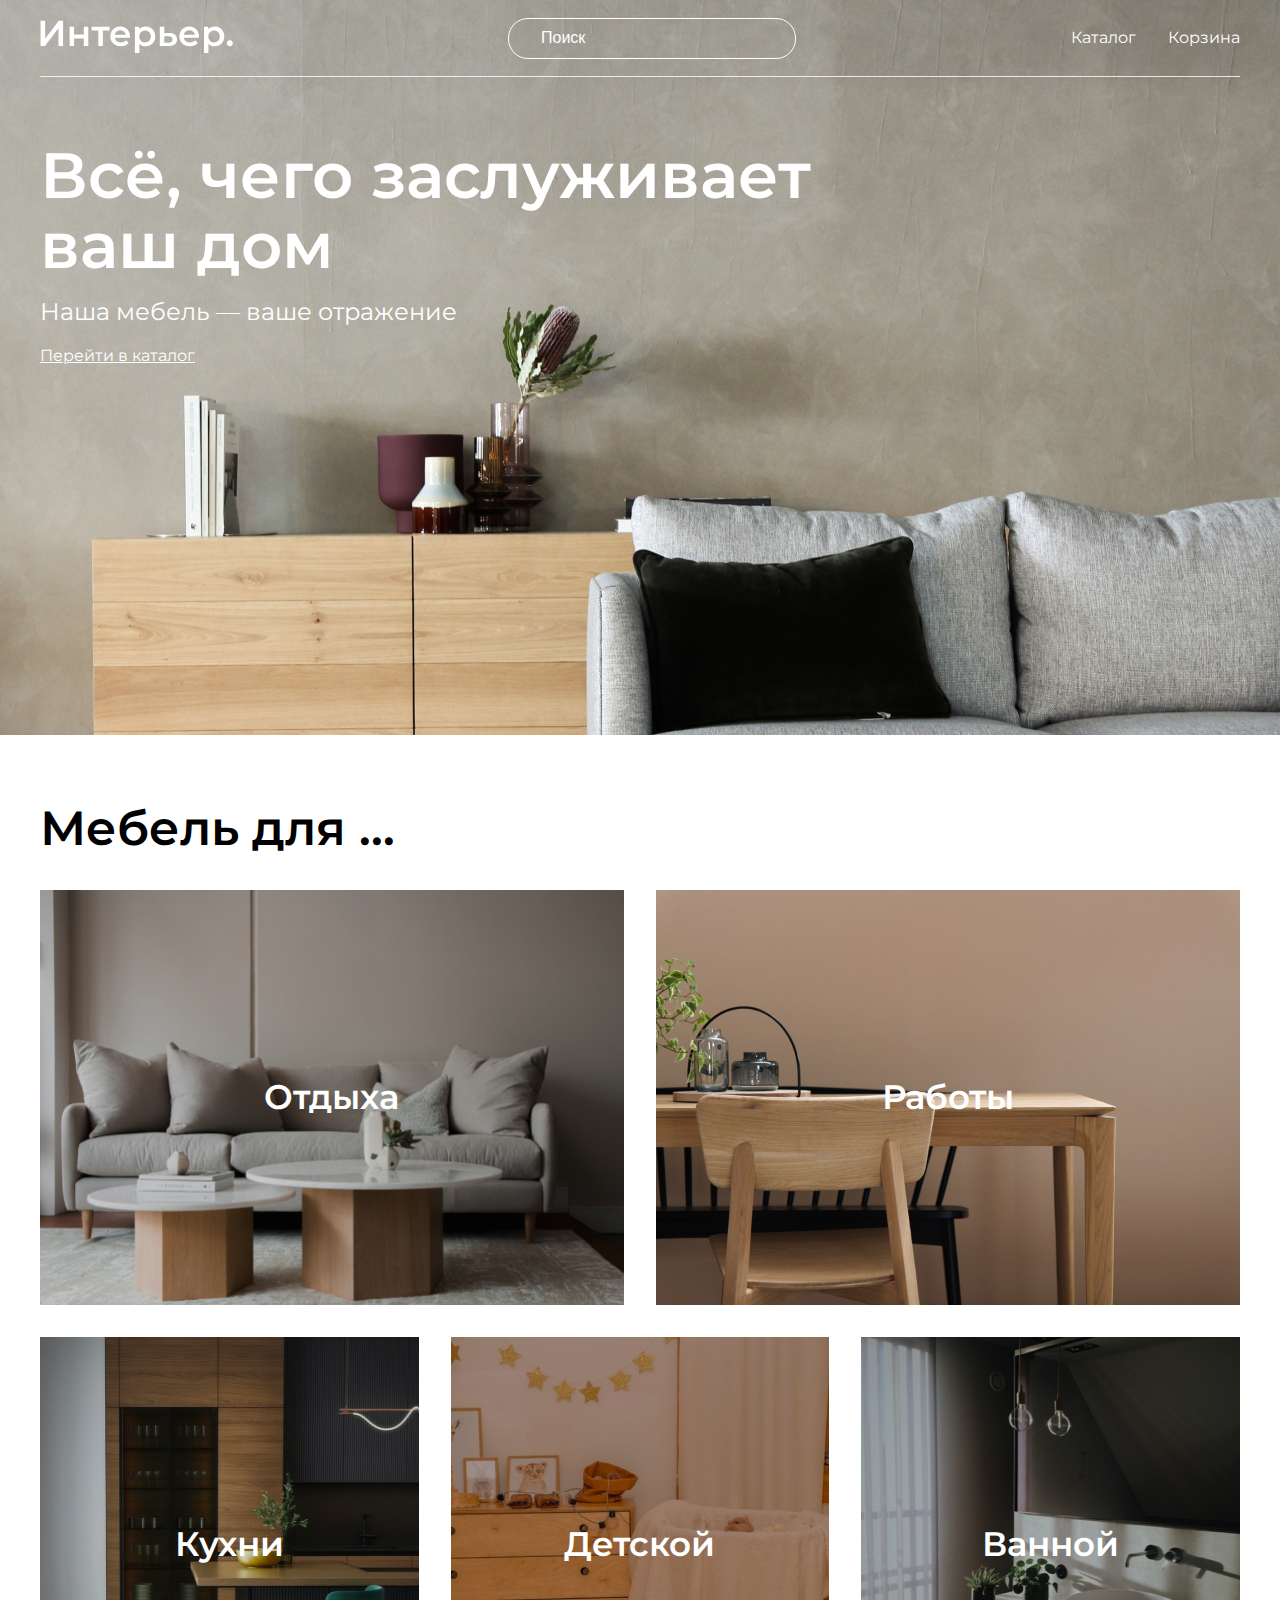
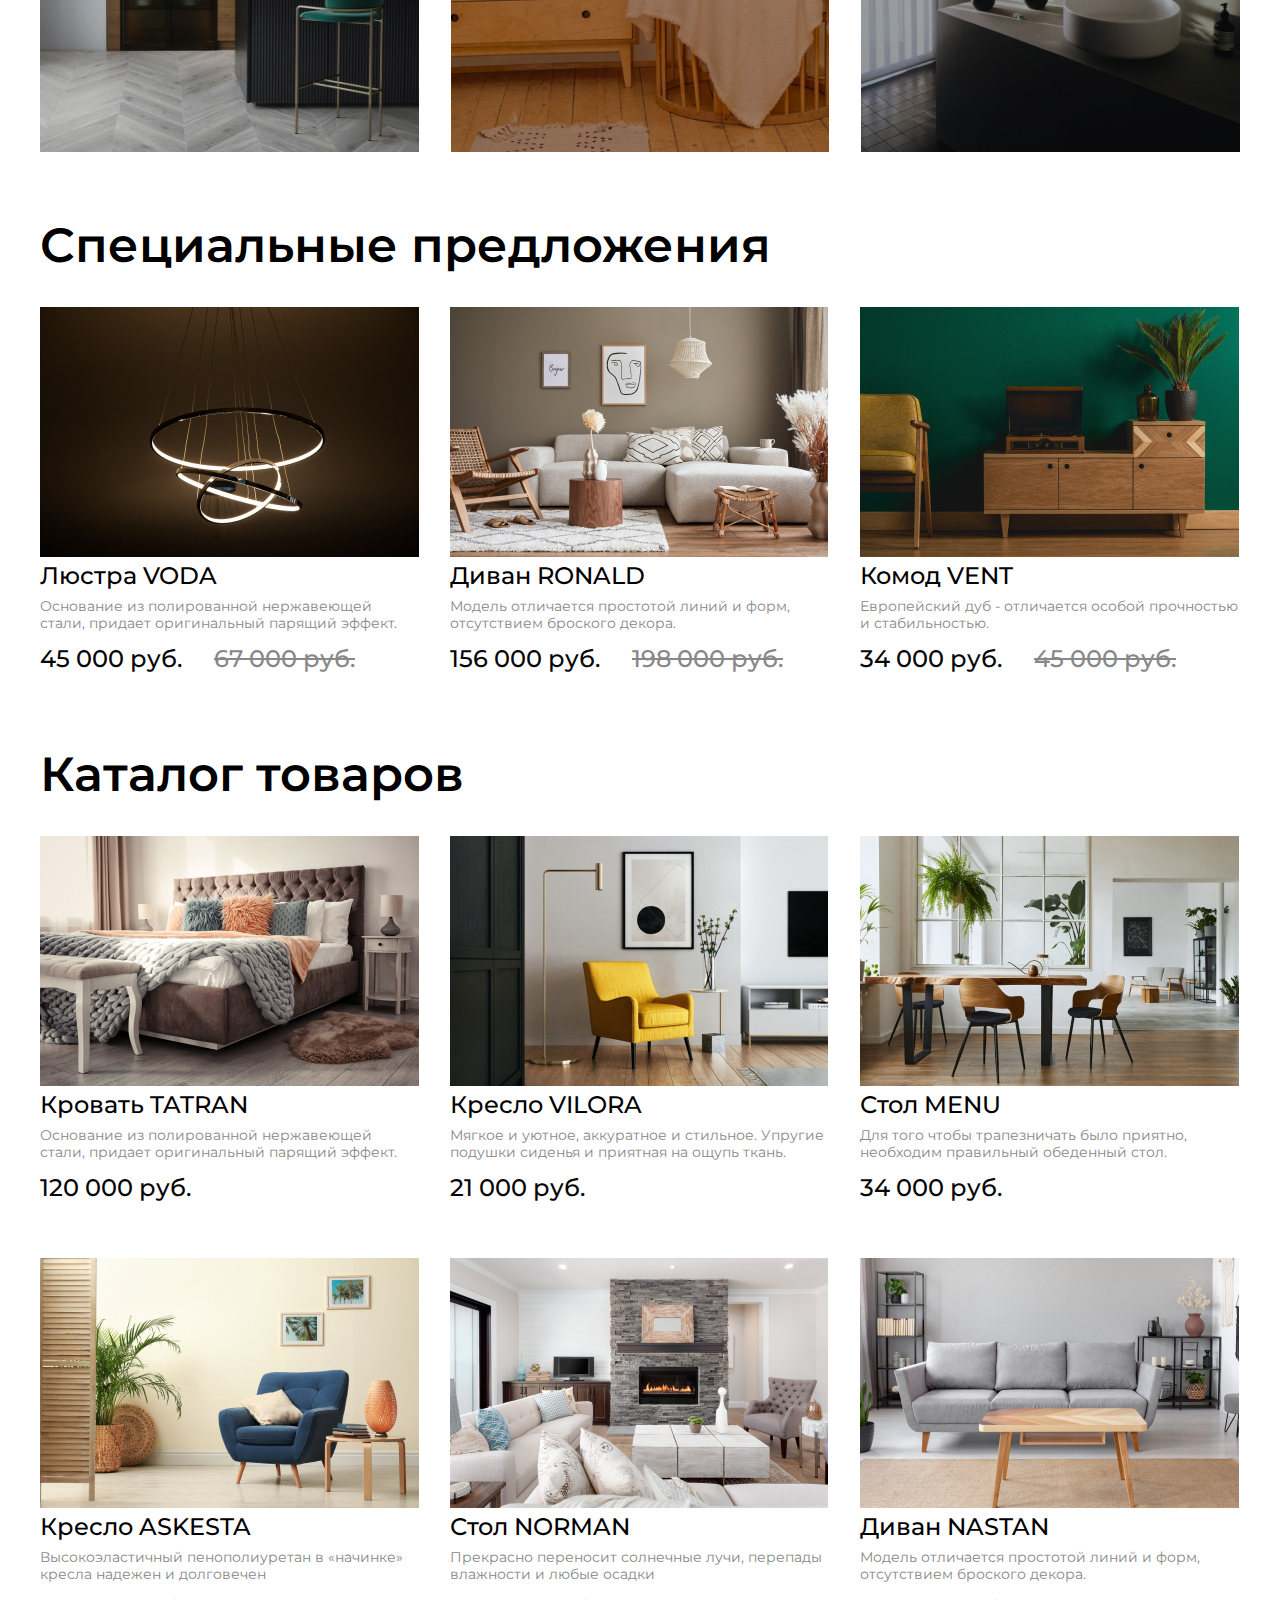
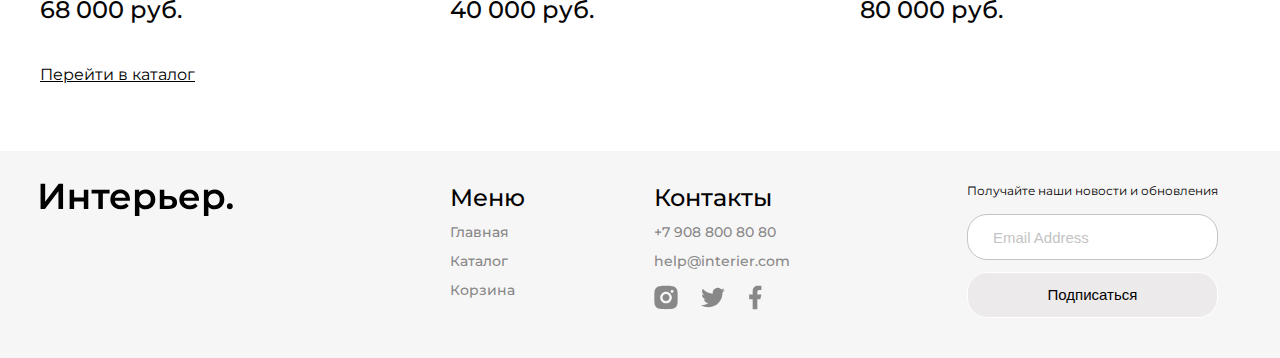
<file: index.html>
<!DOCTYPE html>
<html lang="ru">

<head>
    <meta charset="UTF-8">
    <meta http-equiv="X-UA-Compatible" content="IE=edge">
    <meta name="viewport" content="width=device-width, initial-scale=1.0">
    <link rel="stylesheet" href="./css/styleMain.css">
    <title>Тот самый интернет магазин!</title>
</head>

<body>
    <div class="introduction center">
        <header class="header">
            <a href="index.html"><img src="img/logo.svg" alt="#"></a>
            <input type="text" placeholder="Поиск">
            <nav class="menu">
                <a class="menu__link _link" href="catalogue.html">Каталог</a>
                <a class="menu__link _link" href="basket.html">Корзина</a>
            </nav>
            <nav class="menu-mob">
                <a class="menu__link-mob _link-mob" href="#"><svg width="17" height="16" viewBox="0 0 17 16" fill="none"
                        xmlns="http://www.w3.org/2000/svg">
                        <path
                            d="M14.5069 15.0085L14.5069 15.0085C14.5897 15.0914 14.6881 15.1571 14.7963 15.2019C14.9046 15.2468 15.0206 15.2698 15.1377 15.2698C15.2549 15.2698 15.3709 15.2468 15.4791 15.2019C15.5873 15.1571 15.6857 15.0914 15.7685 15.0085C15.8514 14.9257 15.9171 14.8274 15.9619 14.7191C16.0068 14.6109 16.0298 14.4949 16.0298 14.3777C16.0298 14.2606 16.0068 14.1446 15.9619 14.0363C15.9171 13.9281 15.8514 13.8298 15.7685 13.7469L15.7685 13.7469L12.4368 10.416C13.4021 9.13496 13.8547 7.53846 13.7038 5.93943C13.5501 4.31054 12.7816 2.80139 11.5547 1.719C10.3277 0.636623 8.73451 0.0623154 7.09916 0.11292C5.46381 0.163525 3.90917 0.835233 2.7515 1.99141C1.59282 3.14838 0.918906 4.70363 0.867092 6.34023C0.815278 7.97682 1.38946 9.57159 2.47264 10.7995C3.55581 12.0275 5.06645 12.7962 6.69672 12.9491C8.29727 13.0991 9.89485 12.6444 11.1757 11.6766L14.5069 15.0085ZM10.5895 3.25366C11.0271 3.68416 11.3751 4.19703 11.6135 4.76269C11.8518 5.32835 11.9758 5.93561 11.9783 6.54944C11.9808 7.16327 11.8618 7.77152 11.628 8.3391C11.3943 8.90669 11.0505 9.42238 10.6164 9.85642C10.1824 10.2905 9.66668 10.6343 9.09909 10.868C8.53151 11.1018 7.92326 11.2208 7.30943 11.2183C6.6956 11.2158 6.08834 11.0918 5.52268 10.8535C4.95702 10.6151 4.44415 10.2671 4.01365 9.82954C3.15334 8.9551 2.67341 7.77613 2.6784 6.54944C2.6834 5.32275 3.17291 4.14773 4.04032 3.28033C4.90772 2.41292 6.08274 1.92341 7.30943 1.91841C8.53612 1.91342 9.71508 2.39335 10.5895 3.25366Z"
                            fill="white" stroke="white" stroke-width="0.2" />
                    </svg>
                </a>
                <a class="menu__link-mob _link-mob" href="catalogue.html"><svg width="20" height="21"
                        viewBox="0 0 20 21" fill="none" xmlns="http://www.w3.org/2000/svg">
                        <rect x="0.800537" y="0.900024" width="4.57143" height="4.57143" fill="white" />
                        <rect x="0.800537" y="8.21436" width="4.57143" height="4.57143" fill="white" />
                        <rect x="0.800537" y="15.5286" width="4.57143" height="4.57143" fill="white" />
                        <rect x="8.11401" y="8.21436" width="4.57143" height="4.57143" fill="white" />
                        <rect x="8.11401" y="15.5286" width="4.57143" height="4.57143" fill="white" />
                        <rect x="8.11401" y="0.900024" width="4.57143" height="4.57143" fill="white" />
                        <rect x="15.4285" y="8.21436" width="4.57143" height="4.57143" fill="white" />
                        <rect x="15.4285" y="15.5286" width="4.57143" height="4.57143" fill="white" />
                        <rect x="15.4285" y="0.900024" width="4.57143" height="4.57143" fill="white" />
                    </svg>
                </a>
                <a class="menu__link-mob _link-mob" href="basket.html"><svg width="19" height="17" viewBox="0 0 19 17"
                        fill="none" xmlns="http://www.w3.org/2000/svg">
                        <path
                            d="M11.5834 16.8333C12.1359 16.8333 12.6658 16.6138 13.0565 16.2231C13.4473 15.8324 13.6667 15.3025 13.6667 14.75C13.6667 14.1974 13.4473 13.6675 13.0565 13.2768C12.6658 12.8861 12.1359 12.6666 11.5834 12.6666C11.0309 12.6666 10.501 12.8861 10.1103 13.2768C9.71957 13.6675 9.50008 14.1974 9.50008 14.75C9.50008 15.3025 9.71957 15.8324 10.1103 16.2231C10.501 16.6138 11.0309 16.8333 11.5834 16.8333ZM4.29174 16.8333C4.84428 16.8333 5.37418 16.6138 5.76488 16.2231C6.15558 15.8324 6.37508 15.3025 6.37508 14.75C6.37508 14.1974 6.15558 13.6675 5.76488 13.2768C5.37418 12.8861 4.84428 12.6666 4.29174 12.6666C3.73921 12.6666 3.20931 12.8861 2.81861 13.2768C2.4279 13.6675 2.20841 14.1974 2.20841 14.75C2.20841 15.3025 2.4279 15.8324 2.81861 16.2231C3.20931 16.6138 3.73921 16.8333 4.29174 16.8333ZM17.873 2.16975C18.133 2.16136 18.3796 2.05217 18.5606 1.86525C18.7416 1.67834 18.8428 1.42836 18.8428 1.16819C18.8428 0.908013 18.7416 0.658037 18.5606 0.471123C18.3796 0.28421 18.133 0.175013 17.873 0.166626H16.674C15.7345 0.166626 14.922 0.818709 14.7178 1.73538L13.4126 7.61246C13.2084 8.52912 12.3959 9.18121 11.4563 9.18121H3.63133L2.12924 3.17079H11.8636C12.1212 3.15904 12.3644 3.04844 12.5425 2.86199C12.7206 2.67555 12.82 2.42761 12.82 2.16975C12.82 1.91189 12.7206 1.66395 12.5425 1.47751C12.3644 1.29106 12.1212 1.18046 11.8636 1.16871H2.12924C1.82473 1.16862 1.5242 1.23796 1.25051 1.37145C0.976815 1.50495 0.737161 1.69909 0.549763 1.93911C0.362364 2.17913 0.232155 2.45872 0.169034 2.75662C0.105914 3.05452 0.111544 3.36289 0.185495 3.65829L1.68758 9.66662C1.79586 10.1002 2.046 10.485 2.39821 10.7601C2.75042 11.0351 3.18447 11.1844 3.63133 11.1843H11.4563C12.368 11.1845 13.2524 10.8736 13.9636 10.3032C14.6748 9.73275 15.1701 8.93681 15.3678 8.04683L16.674 2.16975H17.873Z"
                            fill="white" />
                    </svg>
                </a>
            </nav>
        </header>
        <section class="top">
            <h1 class="title">Всё, чего заслуживает ваш дом</h1>
            <p class="top__text">Наша мебель — ваше отражение</p>
            <a class="top__link" href="catalogue.html">Перейти в каталог</a>
        </section>
    </div>
    <section class="for center">
        <h2 class="heading heading__for">Мебель для ...</h2>
        <div class="for__grid">
            <div class="for__item for__item_1 for__item_big">Отдыха</div>
            <div class="for__item for__item_2 for__item_big">Работы</div>
            <div class="for__item for__item_3">Кухни</div>
            <div class="for__item for__item_4">Детской</div>
            <div class="for__item for__item_5">Ванной</div>
        </div>
    </section>
    <section class="sales center">
        <h2 class="heading heading__adap">Специальные предложения</h2>
        <div class="sales__flex">
            <div class="sale">
                <img class="sale__img" src="img/Rectangle22.jpg" alt="#">
                <h3 class="sale__heading">Люстра VODA</h3>
                <p class="sale__text">Основание из полированной нержавеющей стали, придает оригинальный парящий эффект.
                </p>
                <div class="prices-sale">
                    <p class="sale__price">45 000 руб.</p>
                    <p class="sale__price sale__price_sale">67 000 руб.</p>
                </div>
            </div>
            <div class="sale">
                <img class="sale__img" src="img/Rectangle23.jpg" alt="#">
                <h3 class="sale__heading">Диван RONALD</h3>
                <p class="sale__text">Модель отличается простотой линий и форм, отсутствием броского декора.</p>
                <div class="prices-sale">
                    <p class="sale__price">156 000 руб.</p>
                    <p class="sale__price sale__price_sale">198 000 руб.</p>
                </div>
            </div>
            <div class="sale">
                <img class="sale__img" src="img/Rectangle24.jpg" alt="#">
                <h3 class="sale__heading">Комод VENT</h3>
                <p class="sale__text">Европейский дуб - отличается особой прочностью и стабильностью.</p>
                <div class="prices-sale">
                    <p class="sale__price">34 000 руб.</p>
                    <p class="sale__price sale__price_sale">45 000 руб.</p>
                </div>
            </div>
        </div>

    </section>
    <section class="offers center">
        <h2 class="heading offers__head heading__adap">Каталог товаров</h2>
        <div class="offers__flex">
            <div class="offer">
                <img src="img/Rectangle22(1).jpg" alt="#">
                <h3 class="offer__heading">Кровать TATRAN</h3>
                <p class="offer__text">Основание из полированной нержавеющей стали, придает оригинальный парящий эффект.
                </p>
                <p class="offer__price">120 000 руб.</p>
            </div>
            <div class="offer">
                <img src="img/Rectangle23(1).jpg" alt="#">
                <h3 class="offer__heading">Кресло VILORA</h3>
                <p class="offer__text">Мягкое и уютное, аккуратное и стильное. Упругие подушки сиденья и приятная на
                    ощупь
                    ткань. </p>
                <p class="offer__price">21 000 руб.</p>
            </div>
            <div class="offer">
                <img src="img/Rectangle24(1).jpg" alt="#">
                <h3 class="offer__heading">Стол MENU</h3>
                <p class="offer__text">Для того чтобы трапезничать было приятно, необходим правильный обеденный стол.
                </p>
                <p class="offer__price">34 000 руб.</p>
            </div>
            <div class="offer">
                <img src="img/Rectangle22(2).jpg" alt="#">
                <h3 class="offer__heading">Кресло ASKESTA</h3>
                <p class="offer__text">Высокоэластичный пенополиуретан в «начинке» кресла надежен и долговечен</p>
                <p class="offer__price">68 000 руб.</p>
            </div>
            <div class="offer">
                <img src="img/Rectangle23(2).jpg" alt="#">
                <h3 class="offer__heading">Стол NORMAN</h3>
                <p class="offer__text">Прекрасно переносит солнечные лучи, перепады влажности и любые осадки</p>
                <p class="offer__price">40 000 руб.</p>
            </div>
            <div class="offer">
                <img src="img/Rectangle24(2).jpg" alt="#">
                <h3 class="offer__heading">Диван NASTAN</h3>
                <p class="offer__text">Модель отличается простотой линий и форм, отсутствием броского декора. </p>
                <p class="offer__price">80 000 руб.</p>
            </div>
        </div>
        <div class="offers__link">
            <a href="./catalogue.html">Перейти в каталог</a>
        </div>
    </section>
    <footer class="footer center">
        <div class="footer__flex">
            <a href="index.html" class="footer__logo"><img src="img/logo.svg" alt="#"></a>
        </div>
        <div class="footer__flex">
            <div class="footer__info">
                <div class="footer__info__block">
                    <h4 class="footer__heading">Меню</h4>
                    <a href="index.html" class="footer__link onunderline">Главная</a>
                    <a href="catalogue.html" class="footer__link onunderline">Каталог</a>
                    <a href="basket.html" class="footer__link onunderline">Корзина</a>
                </div>
                <div class="footer__info__block">
                    <h4 class="footer__heading">Контакты</h4>
                    <a href="tel:+79088008080" class="footer__link _link">+7 908 800 80 80</a>
                    <a href="mialto:help@interier.com" class="footer__link _link">help@interier.com</a>
                    <div class="footer__pics">
                        <a href="#" class="footer__pic"><svg class="footer__icon" width="24" height="25"
                                viewBox="0 0 24 25" fill="none" xmlns="http://www.w3.org/2000/svg">
                                <path
                                    d="M12 0.833984C15.1699 0.833984 15.5654 0.845651 16.809 0.903984C18.0515 0.962318 18.8974 1.15715 19.6417 1.44648C20.4117 1.74282 21.0604 2.14415 21.709 2.79165C22.3023 3.37486 22.7613 4.08034 23.0542 4.85898C23.3424 5.60215 23.5384 6.44915 23.5967 7.69165C23.6515 8.93532 23.6667 9.33082 23.6667 12.5007C23.6667 15.6705 23.655 16.066 23.5967 17.3097C23.5384 18.5522 23.3424 19.398 23.0542 20.1423C22.7622 20.9214 22.303 21.627 21.709 22.2097C21.1257 22.8027 20.4202 23.2617 19.6417 23.5548C18.8985 23.843 18.0515 24.039 16.809 24.0973C15.5654 24.1522 15.1699 24.1673 12 24.1673C8.83021 24.1673 8.43471 24.1557 7.19104 24.0973C5.94854 24.039 5.10271 23.843 4.35837 23.5548C3.57942 23.2625 2.87382 22.8034 2.29104 22.2097C1.69768 21.6265 1.23863 20.921 0.945874 20.1423C0.656541 19.3992 0.461707 18.5522 0.403374 17.3097C0.348541 16.066 0.333374 15.6705 0.333374 12.5007C0.333374 9.33082 0.345041 8.93532 0.403374 7.69165C0.461707 6.44798 0.656541 5.60332 0.945874 4.85898C1.23782 4.07986 1.69698 3.37419 2.29104 2.79165C2.87399 2.19809 3.57954 1.739 4.35837 1.44648C5.10271 1.15715 5.94737 0.962318 7.19104 0.903984C8.43471 0.849151 8.83021 0.833984 12 0.833984ZM12 6.66732C10.4529 6.66732 8.96921 7.2819 7.87525 8.37586C6.78129 9.46982 6.16671 10.9536 6.16671 12.5007C6.16671 14.0477 6.78129 15.5315 7.87525 16.6254C8.96921 17.7194 10.4529 18.334 12 18.334C13.5471 18.334 15.0309 17.7194 16.1248 16.6254C17.2188 15.5315 17.8334 14.0477 17.8334 12.5007C17.8334 10.9536 17.2188 9.46982 16.1248 8.37586C15.0309 7.2819 13.5471 6.66732 12 6.66732ZM19.5834 6.37565C19.5834 5.98888 19.4297 5.61794 19.1562 5.34445C18.8827 5.07096 18.5118 4.91732 18.125 4.91732C17.7383 4.91732 17.3673 5.07096 17.0938 5.34445C16.8204 5.61794 16.6667 5.98888 16.6667 6.37565C16.6667 6.76243 16.8204 7.13336 17.0938 7.40685C17.3673 7.68034 17.7383 7.83398 18.125 7.83398C18.5118 7.83398 18.8827 7.68034 19.1562 7.40685C19.4297 7.13336 19.5834 6.76243 19.5834 6.37565ZM12 9.00065C12.9283 9.00065 13.8185 9.3694 14.4749 10.0258C15.1313 10.6822 15.5 11.5724 15.5 12.5007C15.5 13.4289 15.1313 14.3191 14.4749 14.9755C13.8185 15.6319 12.9283 16.0007 12 16.0007C11.0718 16.0007 10.1815 15.6319 9.52517 14.9755C8.86879 14.3191 8.50004 13.4289 8.50004 12.5007C8.50004 11.5724 8.86879 10.6822 9.52517 10.0258C10.1815 9.3694 11.0718 9.00065 12 9.00065Z"
                                    fill="#888888" />
                            </svg>
                        </a>
                        <a href="#" class="footer__pic"><svg class="footer__icon" width="24" height="21"
                                viewBox="0 0 24 21" fill="none" xmlns="http://www.w3.org/2000/svg">
                                <path
                                    d="M23.8557 3.09907C22.965 3.49305 22.0205 3.75179 21.0534 3.86674C22.0728 3.25708 22.8357 2.29759 23.2001 1.16707C22.2434 1.7364 21.1946 2.1354 20.1014 2.35124C19.3671 1.56558 18.3938 1.04453 17.3328 0.869085C16.2719 0.693643 15.1827 0.873642 14.2345 1.3811C13.2864 1.88855 12.5325 2.69503 12.09 3.67516C11.6475 4.65529 11.5413 5.75415 11.7877 6.8009C9.84769 6.70367 7.94978 6.19951 6.21723 5.32118C4.48468 4.44284 2.95621 3.20996 1.73106 1.70257C1.2974 2.44743 1.06951 3.29417 1.07073 4.15607C1.07073 5.84774 1.93173 7.34224 3.24073 8.21724C2.46607 8.19285 1.70847 7.98365 1.03106 7.60707V7.66774C1.0313 8.79439 1.42116 9.88629 2.13455 10.7583C2.84794 11.6303 3.84096 12.2288 4.94523 12.4522C4.22611 12.6471 3.47209 12.6758 2.74023 12.5362C3.05157 13.506 3.6584 14.3541 4.47575 14.9619C5.2931 15.5696 6.28004 15.9065 7.29839 15.9254C6.28629 16.7203 5.12743 17.3079 3.88809 17.6546C2.64874 18.0013 1.35321 18.1004 0.0755615 17.9461C2.30588 19.3804 4.90217 20.1419 7.55389 20.1394C16.5291 20.1394 21.4372 12.7042 21.4372 6.25607C21.4372 6.04607 21.4314 5.83374 21.4221 5.62607C22.3774 4.9356 23.2019 4.08026 23.8569 3.10024L23.8557 3.09907Z"
                                    fill="#888888" />
                            </svg>
                        </a>
                        <a href="#" class="footer__pic"><svg class="footer__icon" width="13" height="25"
                                viewBox="0 0 13 25" fill="none" xmlns="http://www.w3.org/2000/svg">
                                <path
                                    d="M8.33329 14.2218H11.25L12.4166 9.55518H8.33329V7.22184C8.33329 6.02018 8.33329 4.88851 10.6666 4.88851H12.4166V0.968509C12.0363 0.918343 10.6001 0.805176 9.08346 0.805176C5.91596 0.805176 3.66663 2.73834 3.66663 6.28851V9.55518H0.166626V14.2218H3.66663V24.1385H8.33329V14.2218Z"
                                    fill="#888888" />
                            </svg>
                        </a>
                    </div>
                </div>
            </div>
        </div>
        <div class="footer__flex">
            <form class="form" action=”#”>
                <div class="form__container">
                    <p class="form__text">Получайте наши новости и обновления</p>
                    <input type="email" class="form__email" placeholder="Email Address" required>
                    <button class="form__button">Подписаться</button>
                </div>
            </form>
        </div>
    </footer>
</body>

</html>
</file>
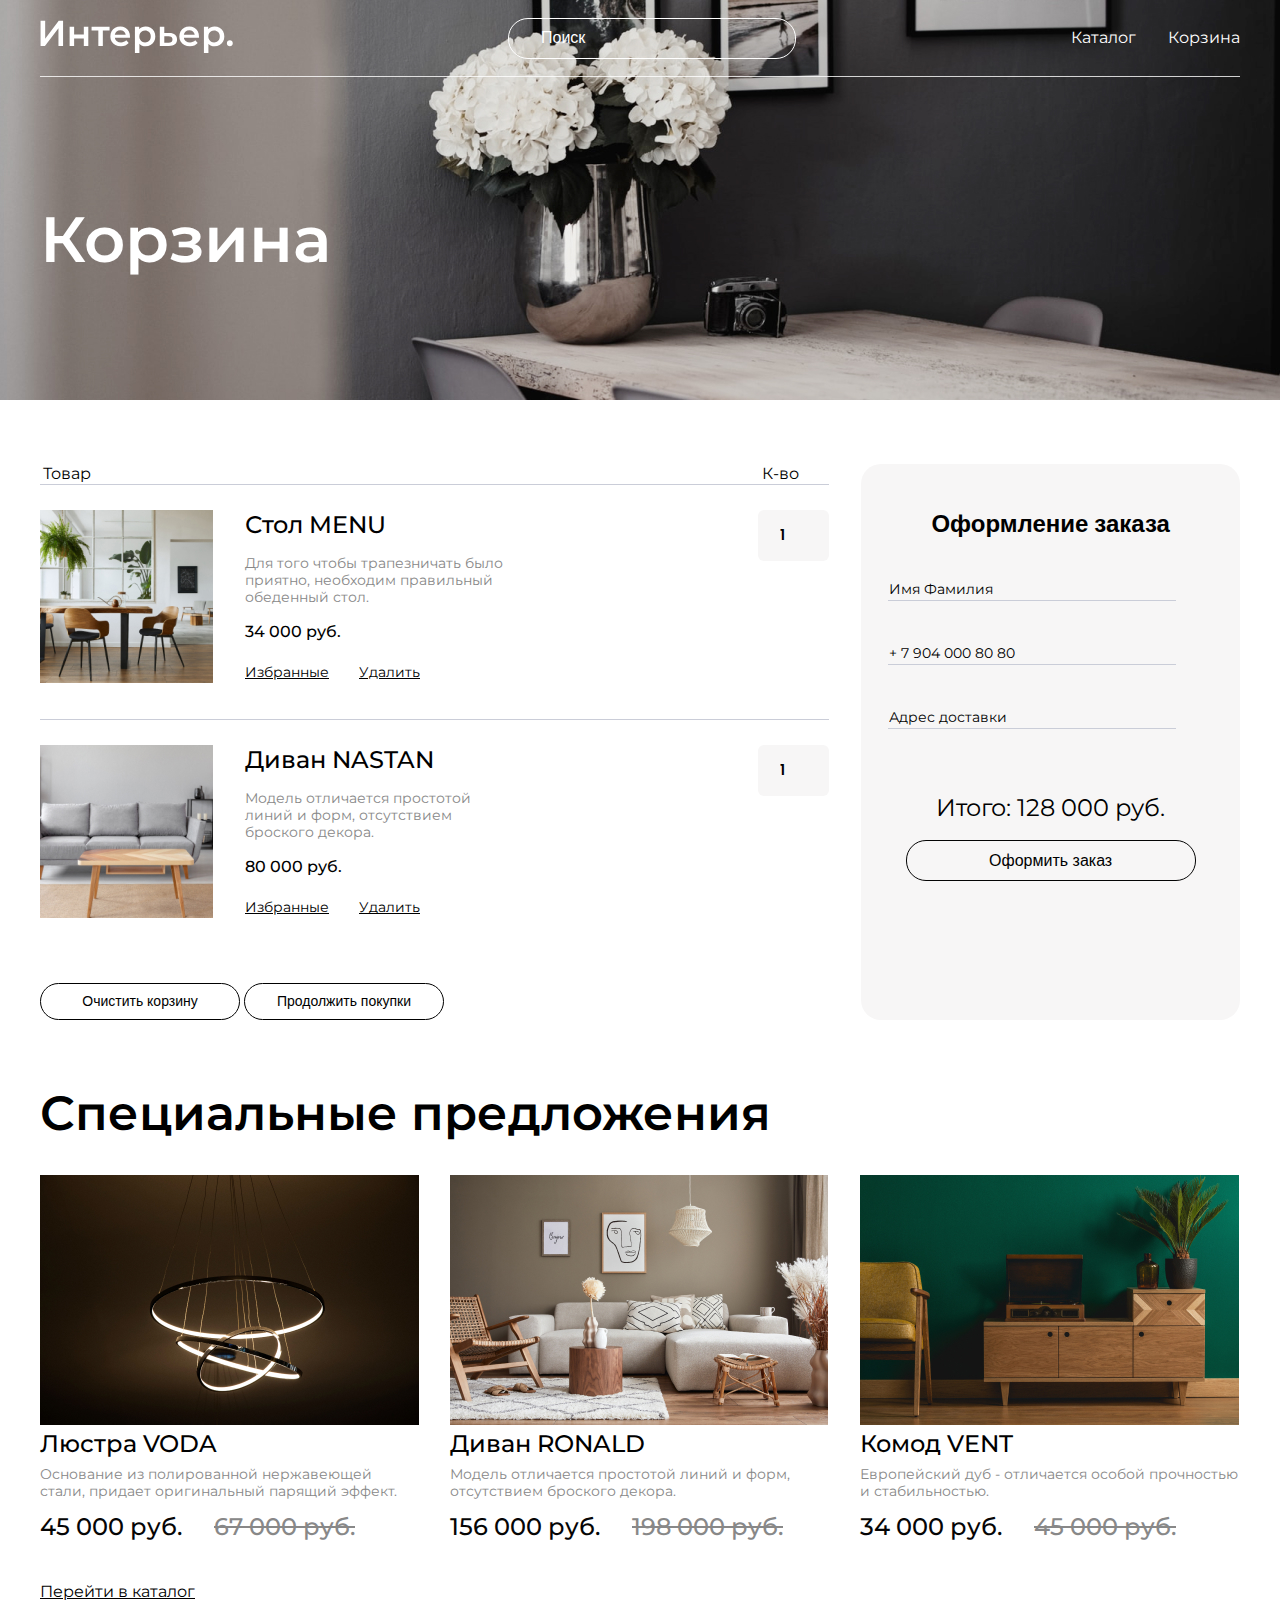
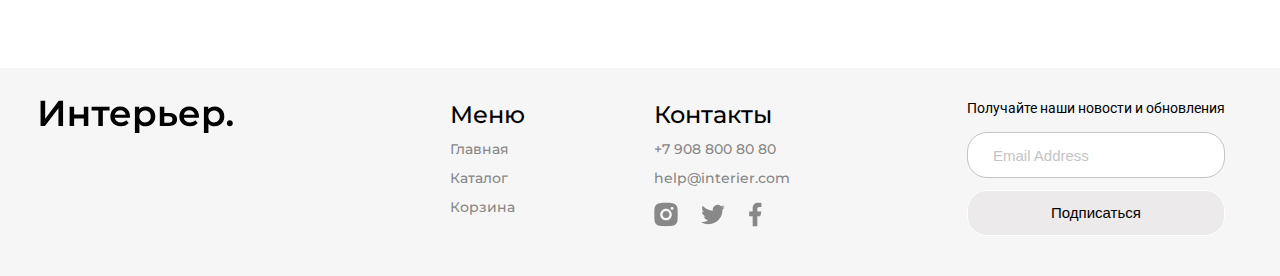
<file: basket.html>
<!DOCTYPE html>
<html lang="ru">

<head>
    <meta charset="UTF-8">
    <meta http-equiv="X-UA-Compatible" content="IE=edge">
    <meta name="viewport" content="width=device-width, initial-scale=1.0">
    <link rel="stylesheet" href="./css/styleBask.css">
    <title>Корзина того самого магазина!</title>
</head>

<body>
    <div class="introduction center">
        <header class="header">
            <a href="index.html"><img src="img/logo.svg" alt="#"></a>
            <input type="text" placeholder="Поиск">
            <nav class="menu">
                <a class="menu__link _link" href="catalogue.html">Каталог</a>
                <a class="menu__link _link" href="basket.html">Корзина</a>
            </nav>
            <nav class="menu-mob">
                <a class="menu__link-mob _link-mob" href="#"><svg width="17" height="16" viewBox="0 0 17 16" fill="none"
                        xmlns="http://www.w3.org/2000/svg">
                        <path
                            d="M14.5069 15.0085L14.5069 15.0085C14.5897 15.0914 14.6881 15.1571 14.7963 15.2019C14.9046 15.2468 15.0206 15.2698 15.1377 15.2698C15.2549 15.2698 15.3709 15.2468 15.4791 15.2019C15.5873 15.1571 15.6857 15.0914 15.7685 15.0085C15.8514 14.9257 15.9171 14.8274 15.9619 14.7191C16.0068 14.6109 16.0298 14.4949 16.0298 14.3777C16.0298 14.2606 16.0068 14.1446 15.9619 14.0363C15.9171 13.9281 15.8514 13.8298 15.7685 13.7469L15.7685 13.7469L12.4368 10.416C13.4021 9.13496 13.8547 7.53846 13.7038 5.93943C13.5501 4.31054 12.7816 2.80139 11.5547 1.719C10.3277 0.636623 8.73451 0.0623154 7.09916 0.11292C5.46381 0.163525 3.90917 0.835233 2.7515 1.99141C1.59282 3.14838 0.918906 4.70363 0.867092 6.34023C0.815278 7.97682 1.38946 9.57159 2.47264 10.7995C3.55581 12.0275 5.06645 12.7962 6.69672 12.9491C8.29727 13.0991 9.89485 12.6444 11.1757 11.6766L14.5069 15.0085ZM10.5895 3.25366C11.0271 3.68416 11.3751 4.19703 11.6135 4.76269C11.8518 5.32835 11.9758 5.93561 11.9783 6.54944C11.9808 7.16327 11.8618 7.77152 11.628 8.3391C11.3943 8.90669 11.0505 9.42238 10.6164 9.85642C10.1824 10.2905 9.66668 10.6343 9.09909 10.868C8.53151 11.1018 7.92326 11.2208 7.30943 11.2183C6.6956 11.2158 6.08834 11.0918 5.52268 10.8535C4.95702 10.6151 4.44415 10.2671 4.01365 9.82954C3.15334 8.9551 2.67341 7.77613 2.6784 6.54944C2.6834 5.32275 3.17291 4.14773 4.04032 3.28033C4.90772 2.41292 6.08274 1.92341 7.30943 1.91841C8.53612 1.91342 9.71508 2.39335 10.5895 3.25366Z"
                            fill="white" stroke="white" stroke-width="0.2" />
                    </svg>
                </a>
                <a class="menu__link-mob _link-mob" href="catalogue.html"><svg width="20" height="21"
                        viewBox="0 0 20 21" fill="none" xmlns="http://www.w3.org/2000/svg">
                        <rect x="0.800537" y="0.900024" width="4.57143" height="4.57143" fill="white" />
                        <rect x="0.800537" y="8.21436" width="4.57143" height="4.57143" fill="white" />
                        <rect x="0.800537" y="15.5286" width="4.57143" height="4.57143" fill="white" />
                        <rect x="8.11401" y="8.21436" width="4.57143" height="4.57143" fill="white" />
                        <rect x="8.11401" y="15.5286" width="4.57143" height="4.57143" fill="white" />
                        <rect x="8.11401" y="0.900024" width="4.57143" height="4.57143" fill="white" />
                        <rect x="15.4285" y="8.21436" width="4.57143" height="4.57143" fill="white" />
                        <rect x="15.4285" y="15.5286" width="4.57143" height="4.57143" fill="white" />
                        <rect x="15.4285" y="0.900024" width="4.57143" height="4.57143" fill="white" />
                    </svg>
                </a>
                <a class="menu__link-mob _link-mob" href="basket.html"><svg width="19" height="17" viewBox="0 0 19 17"
                        fill="none" xmlns="http://www.w3.org/2000/svg">
                        <path
                            d="M11.5834 16.8333C12.1359 16.8333 12.6658 16.6138 13.0565 16.2231C13.4473 15.8324 13.6667 15.3025 13.6667 14.75C13.6667 14.1974 13.4473 13.6675 13.0565 13.2768C12.6658 12.8861 12.1359 12.6666 11.5834 12.6666C11.0309 12.6666 10.501 12.8861 10.1103 13.2768C9.71957 13.6675 9.50008 14.1974 9.50008 14.75C9.50008 15.3025 9.71957 15.8324 10.1103 16.2231C10.501 16.6138 11.0309 16.8333 11.5834 16.8333ZM4.29174 16.8333C4.84428 16.8333 5.37418 16.6138 5.76488 16.2231C6.15558 15.8324 6.37508 15.3025 6.37508 14.75C6.37508 14.1974 6.15558 13.6675 5.76488 13.2768C5.37418 12.8861 4.84428 12.6666 4.29174 12.6666C3.73921 12.6666 3.20931 12.8861 2.81861 13.2768C2.4279 13.6675 2.20841 14.1974 2.20841 14.75C2.20841 15.3025 2.4279 15.8324 2.81861 16.2231C3.20931 16.6138 3.73921 16.8333 4.29174 16.8333ZM17.873 2.16975C18.133 2.16136 18.3796 2.05217 18.5606 1.86525C18.7416 1.67834 18.8428 1.42836 18.8428 1.16819C18.8428 0.908013 18.7416 0.658037 18.5606 0.471123C18.3796 0.28421 18.133 0.175013 17.873 0.166626H16.674C15.7345 0.166626 14.922 0.818709 14.7178 1.73538L13.4126 7.61246C13.2084 8.52912 12.3959 9.18121 11.4563 9.18121H3.63133L2.12924 3.17079H11.8636C12.1212 3.15904 12.3644 3.04844 12.5425 2.86199C12.7206 2.67555 12.82 2.42761 12.82 2.16975C12.82 1.91189 12.7206 1.66395 12.5425 1.47751C12.3644 1.29106 12.1212 1.18046 11.8636 1.16871H2.12924C1.82473 1.16862 1.5242 1.23796 1.25051 1.37145C0.976815 1.50495 0.737161 1.69909 0.549763 1.93911C0.362364 2.17913 0.232155 2.45872 0.169034 2.75662C0.105914 3.05452 0.111544 3.36289 0.185495 3.65829L1.68758 9.66662C1.79586 10.1002 2.046 10.485 2.39821 10.7601C2.75042 11.0351 3.18447 11.1844 3.63133 11.1843H11.4563C12.368 11.1845 13.2524 10.8736 13.9636 10.3032C14.6748 9.73275 15.1701 8.93681 15.3678 8.04683L16.674 2.16975H17.873Z"
                            fill="white" />
                    </svg>
                </a>
            </nav>
        </header>
        <section class="top">
            <h1 class="title">Корзина</h1>
        </section>
    </div>
    <div class="basket center">
        <div class="basket__grid">
            <div class="basket__products">
                <div class="basket__top">
                    <p class="basket__top__item">Товар</p>
                    <p class="basket__top__item">К-во</p>
                </div>
                <div class="basket__product">
                    <div class="basket__product__img">
                        <img src="./img/image51.jpg" alt="#">
                    </div>
                    <div class="basket__product__info">
                        <div class="basket__product__info__head">
                            Стол MENU
                        </div>
                        <div class="basket__product__info__desc">
                            Для того чтобы трапезничать было приятно, необходим правильный обеденный стол.
                        </div>
                        <div class="basket__product__info__price">
                            34 000 руб.
                        </div>
                        <div class="basket__product__info__actions">
                            <a href="" class="basket__product__info__link">Избранные</a>
                            <a href="" class="basket__product__info__link">Удалить</a>
                        </div>
                    </div>
                    <div class="basket__product__counter">
                        <input type="number" value="1">
                    </div>
                </div>
                <div class="basket__product">
                    <div class="basket__product__img">
                        <img src="./img/image51(1).jpg" alt="#">
                    </div>
                    <div class="basket__product__info">
                        <div class="basket__product__info__head">
                            Диван NASTAN
                        </div>
                        <div class="basket__product__info__desc">
                            Модель отличается простотой линий и форм, отсутствием броского декора.
                        </div>
                        <div class="basket__product__info__price">
                            80 000 руб.
                        </div>
                        <div class="basket__product__info__actions">
                            <a href="" class="basket__product__info__link">Избранные</a>
                            <a href="" class="basket__product__info__link">Удалить</a>
                        </div>
                    </div>
                    <div class="basket__product__counter">
                        <input type="number" value="1">
                    </div>
                </div>
                <div class="basket__action__buttons">
                    <button class="basket__action__button">Очистить корзину</button>
                    <button class="basket__action__button">Продолжить покупки</button>
                </div>
            </div>
            <div class="basket__form">
                <div class="basket__form__head">
                    Оформление заказа
                </div>
                <div class="basket__form__inputs">
                    <input class="basket__form__input" placeholder="Имя Фамилия" type="text">
                    <input class="basket__form__input" placeholder="+ 7 904 000 80 80" type="tel">
                    <input class="basket__form__input" placeholder="Адрес доставки" type="email">
                </div>
                <div class="basket__form__price">Итого: 128 000 руб.</div>
                <div class="basket__form__button">
                    <button>Оформить заказ</button>
                </div>
            </div>
        </div>
    </div>
    <section class="sales center">
        <h2 class="heading">Специальные предложения</h2>
        <div class="sales__flex">
            <div class="sale">
                <img class="sale__img" src="img/Rectangle22.jpg" alt="#">
                <h3 class="sale__heading">Люстра VODA</h3>
                <p class="sale__text">Основание из полированной нержавеющей стали, придает оригинальный парящий эффект.
                </p>
                <div class="prices-sale">
                    <p class="sale__price">45 000 руб.</p>
                    <p class="sale__price sale__price_sale">67 000 руб.</p>
                </div>
            </div>
            <div class="sale">
                <img class="sale__img" src="img/Rectangle23.jpg" alt="#">
                <h3 class="sale__heading">Диван RONALD</h3>
                <p class="sale__text">Модель отличается простотой линий и форм, отсутствием броского декора.</p>
                <div class="prices-sale">
                    <p class="sale__price">156 000 руб.</p>
                    <p class="sale__price sale__price_sale">198 000 руб.</p>
                </div>
            </div>
            <div class="sale">
                <img class="sale__img" src="img/Rectangle24.jpg" alt="#">
                <h3 class="sale__heading">Комод VENT</h3>
                <p class="sale__text">Европейский дуб - отличается особой прочностью и стабильностью.</p>
                <div class="prices-sale">
                    <p class="sale__price">34 000 руб.</p>
                    <p class="sale__price sale__price_sale">45 000 руб.</p>
                </div>
            </div>
        </div>
        <div class="sale__link">
            <a href="./catalogue.html">Перейти в каталог</a>
        </div>
    </section>
    <footer class="footer center">
        <div class="footer__flex">
            <a href="index.html" class="footer__logo"><img src="img/logo.svg" alt="#"></a>
        </div>
        <div class="footer__flex">
            <div class="footer__info">
                <div class="footer__info__block">
                    <h4 class="footer__heading">Меню</h4>
                    <a href="index.html" class="footer__link onunderline">Главная</a>
                    <a href="catalogue.html" class="footer__link onunderline">Каталог</a>
                    <a href="#" class="footer__link onunderline">Корзина</a>
                </div>
                <div class="footer__info__block">
                    <h4 class="footer__heading">Контакты</h4>
                    <a href="tel:+79088008080" class="footer__link _link">+7 908 800 80 80</a>
                    <a href="mialto:help@interier.com" class="footer__link _link">help@interier.com</a>
                    <div class="footer__pics">
                        <a href="#" class="footer__pic"><svg class="footer__icon" width="24" height="25"
                                viewBox="0 0 24 25" fill="none" xmlns="http://www.w3.org/2000/svg">
                                <path
                                    d="M12 0.833984C15.1699 0.833984 15.5654 0.845651 16.809 0.903984C18.0515 0.962318 18.8974 1.15715 19.6417 1.44648C20.4117 1.74282 21.0604 2.14415 21.709 2.79165C22.3023 3.37486 22.7613 4.08034 23.0542 4.85898C23.3424 5.60215 23.5384 6.44915 23.5967 7.69165C23.6515 8.93532 23.6667 9.33082 23.6667 12.5007C23.6667 15.6705 23.655 16.066 23.5967 17.3097C23.5384 18.5522 23.3424 19.398 23.0542 20.1423C22.7622 20.9214 22.303 21.627 21.709 22.2097C21.1257 22.8027 20.4202 23.2617 19.6417 23.5548C18.8985 23.843 18.0515 24.039 16.809 24.0973C15.5654 24.1522 15.1699 24.1673 12 24.1673C8.83021 24.1673 8.43471 24.1557 7.19104 24.0973C5.94854 24.039 5.10271 23.843 4.35837 23.5548C3.57942 23.2625 2.87382 22.8034 2.29104 22.2097C1.69768 21.6265 1.23863 20.921 0.945874 20.1423C0.656541 19.3992 0.461707 18.5522 0.403374 17.3097C0.348541 16.066 0.333374 15.6705 0.333374 12.5007C0.333374 9.33082 0.345041 8.93532 0.403374 7.69165C0.461707 6.44798 0.656541 5.60332 0.945874 4.85898C1.23782 4.07986 1.69698 3.37419 2.29104 2.79165C2.87399 2.19809 3.57954 1.739 4.35837 1.44648C5.10271 1.15715 5.94737 0.962318 7.19104 0.903984C8.43471 0.849151 8.83021 0.833984 12 0.833984ZM12 6.66732C10.4529 6.66732 8.96921 7.2819 7.87525 8.37586C6.78129 9.46982 6.16671 10.9536 6.16671 12.5007C6.16671 14.0477 6.78129 15.5315 7.87525 16.6254C8.96921 17.7194 10.4529 18.334 12 18.334C13.5471 18.334 15.0309 17.7194 16.1248 16.6254C17.2188 15.5315 17.8334 14.0477 17.8334 12.5007C17.8334 10.9536 17.2188 9.46982 16.1248 8.37586C15.0309 7.2819 13.5471 6.66732 12 6.66732ZM19.5834 6.37565C19.5834 5.98888 19.4297 5.61794 19.1562 5.34445C18.8827 5.07096 18.5118 4.91732 18.125 4.91732C17.7383 4.91732 17.3673 5.07096 17.0938 5.34445C16.8204 5.61794 16.6667 5.98888 16.6667 6.37565C16.6667 6.76243 16.8204 7.13336 17.0938 7.40685C17.3673 7.68034 17.7383 7.83398 18.125 7.83398C18.5118 7.83398 18.8827 7.68034 19.1562 7.40685C19.4297 7.13336 19.5834 6.76243 19.5834 6.37565ZM12 9.00065C12.9283 9.00065 13.8185 9.3694 14.4749 10.0258C15.1313 10.6822 15.5 11.5724 15.5 12.5007C15.5 13.4289 15.1313 14.3191 14.4749 14.9755C13.8185 15.6319 12.9283 16.0007 12 16.0007C11.0718 16.0007 10.1815 15.6319 9.52517 14.9755C8.86879 14.3191 8.50004 13.4289 8.50004 12.5007C8.50004 11.5724 8.86879 10.6822 9.52517 10.0258C10.1815 9.3694 11.0718 9.00065 12 9.00065Z"
                                    fill="#888888" />
                            </svg>
                        </a>
                        <a href="#" class="footer__pic"><svg class="footer__icon" width="24" height="21"
                                viewBox="0 0 24 21" fill="none" xmlns="http://www.w3.org/2000/svg">
                                <path
                                    d="M23.8557 3.09907C22.965 3.49305 22.0205 3.75179 21.0534 3.86674C22.0728 3.25708 22.8357 2.29759 23.2001 1.16707C22.2434 1.7364 21.1946 2.1354 20.1014 2.35124C19.3671 1.56558 18.3938 1.04453 17.3328 0.869085C16.2719 0.693643 15.1827 0.873642 14.2345 1.3811C13.2864 1.88855 12.5325 2.69503 12.09 3.67516C11.6475 4.65529 11.5413 5.75415 11.7877 6.8009C9.84769 6.70367 7.94978 6.19951 6.21723 5.32118C4.48468 4.44284 2.95621 3.20996 1.73106 1.70257C1.2974 2.44743 1.06951 3.29417 1.07073 4.15607C1.07073 5.84774 1.93173 7.34224 3.24073 8.21724C2.46607 8.19285 1.70847 7.98365 1.03106 7.60707V7.66774C1.0313 8.79439 1.42116 9.88629 2.13455 10.7583C2.84794 11.6303 3.84096 12.2288 4.94523 12.4522C4.22611 12.6471 3.47209 12.6758 2.74023 12.5362C3.05157 13.506 3.6584 14.3541 4.47575 14.9619C5.2931 15.5696 6.28004 15.9065 7.29839 15.9254C6.28629 16.7203 5.12743 17.3079 3.88809 17.6546C2.64874 18.0013 1.35321 18.1004 0.0755615 17.9461C2.30588 19.3804 4.90217 20.1419 7.55389 20.1394C16.5291 20.1394 21.4372 12.7042 21.4372 6.25607C21.4372 6.04607 21.4314 5.83374 21.4221 5.62607C22.3774 4.9356 23.2019 4.08026 23.8569 3.10024L23.8557 3.09907Z"
                                    fill="#888888" />
                            </svg>
                        </a>
                        <a href="#" class="footer__pic"><svg class="footer__icon" width="13" height="25"
                                viewBox="0 0 13 25" fill="none" xmlns="http://www.w3.org/2000/svg">
                                <path
                                    d="M8.33329 14.2218H11.25L12.4166 9.55518H8.33329V7.22184C8.33329 6.02018 8.33329 4.88851 10.6666 4.88851H12.4166V0.968509C12.0363 0.918343 10.6001 0.805176 9.08346 0.805176C5.91596 0.805176 3.66663 2.73834 3.66663 6.28851V9.55518H0.166626V14.2218H3.66663V24.1385H8.33329V14.2218Z"
                                    fill="#888888" />
                            </svg>
                        </a>
                    </div>
                </div>
            </div>
        </div>
        <div class="footer__flex">
            <form class="form" action=”#”>
                <div class="form__container">
                    <p class="form__text">Получайте наши новости и обновления</p>
                    <input type="email" class="form__email" placeholder="Email Address" required>
                    <button class="form__button">Подписаться</button>
                </div>
            </form>
        </div>
    </footer>
</body>

</html>
</file>
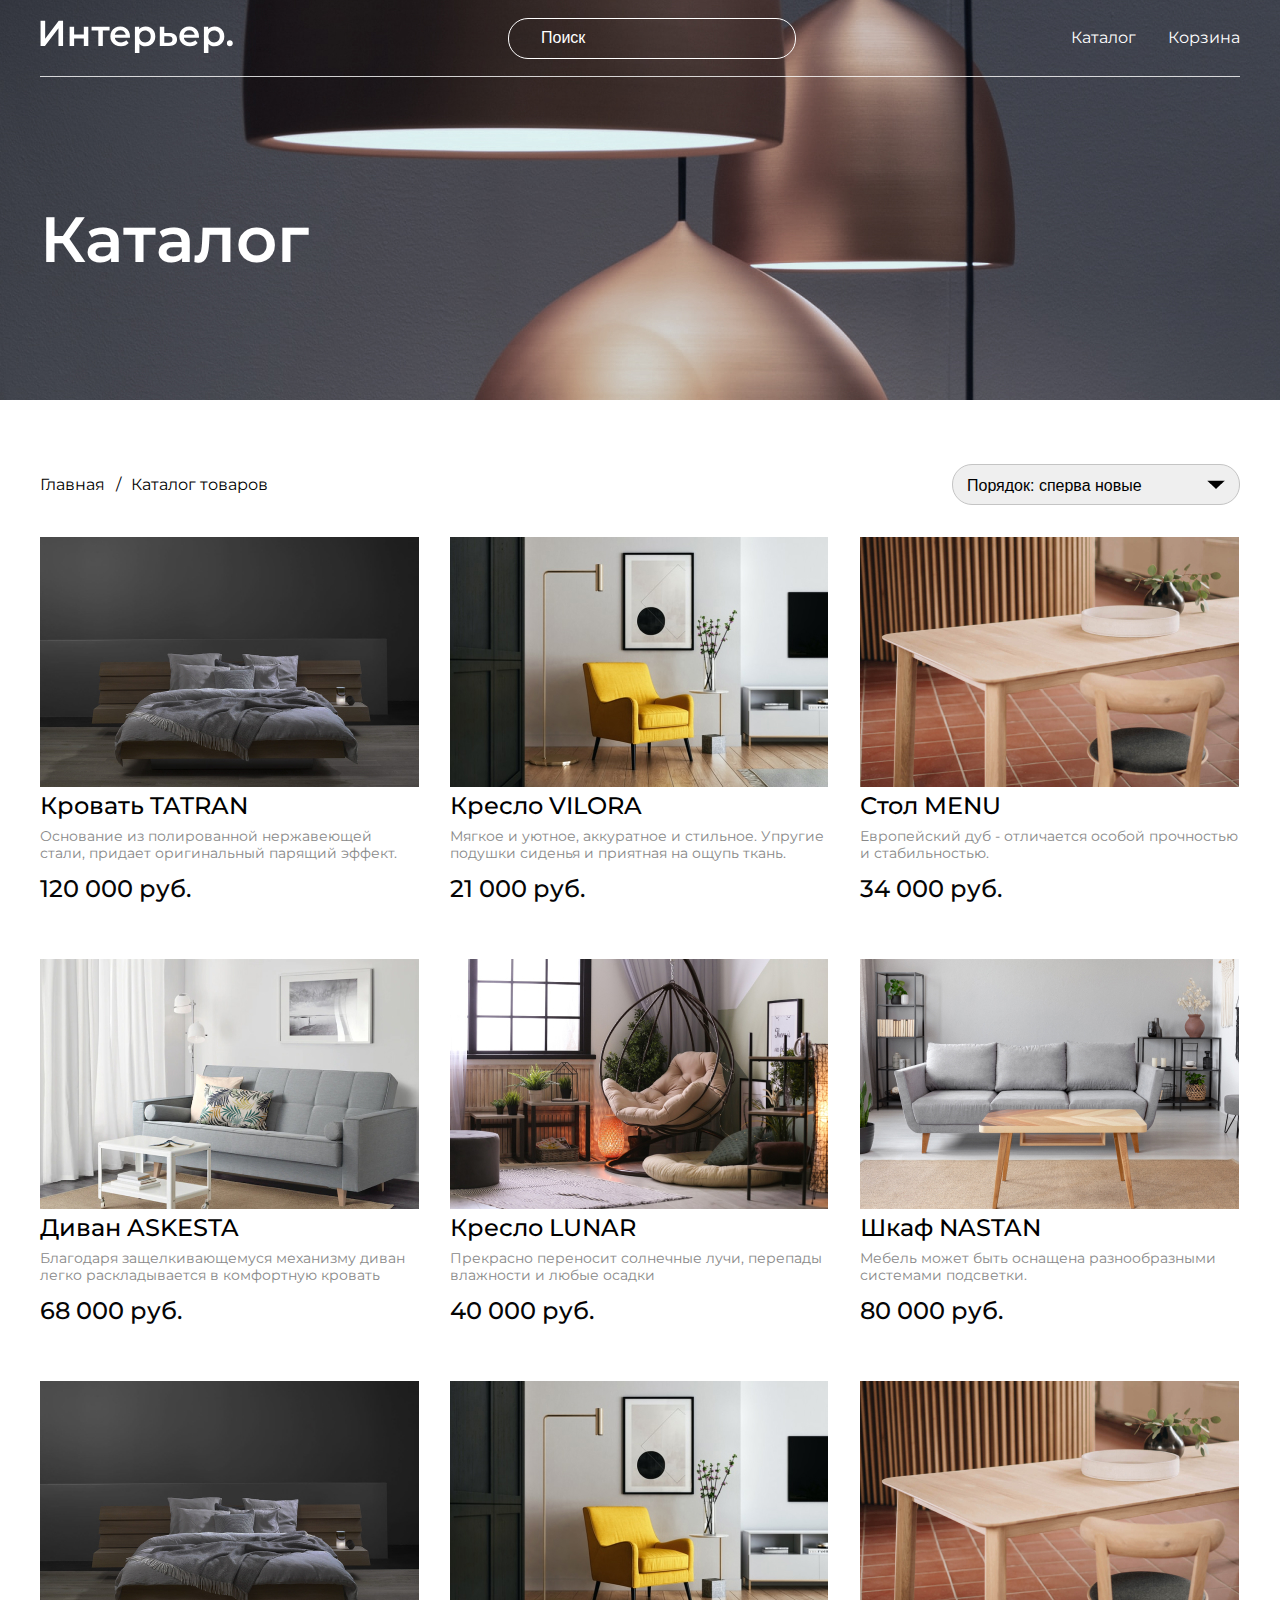
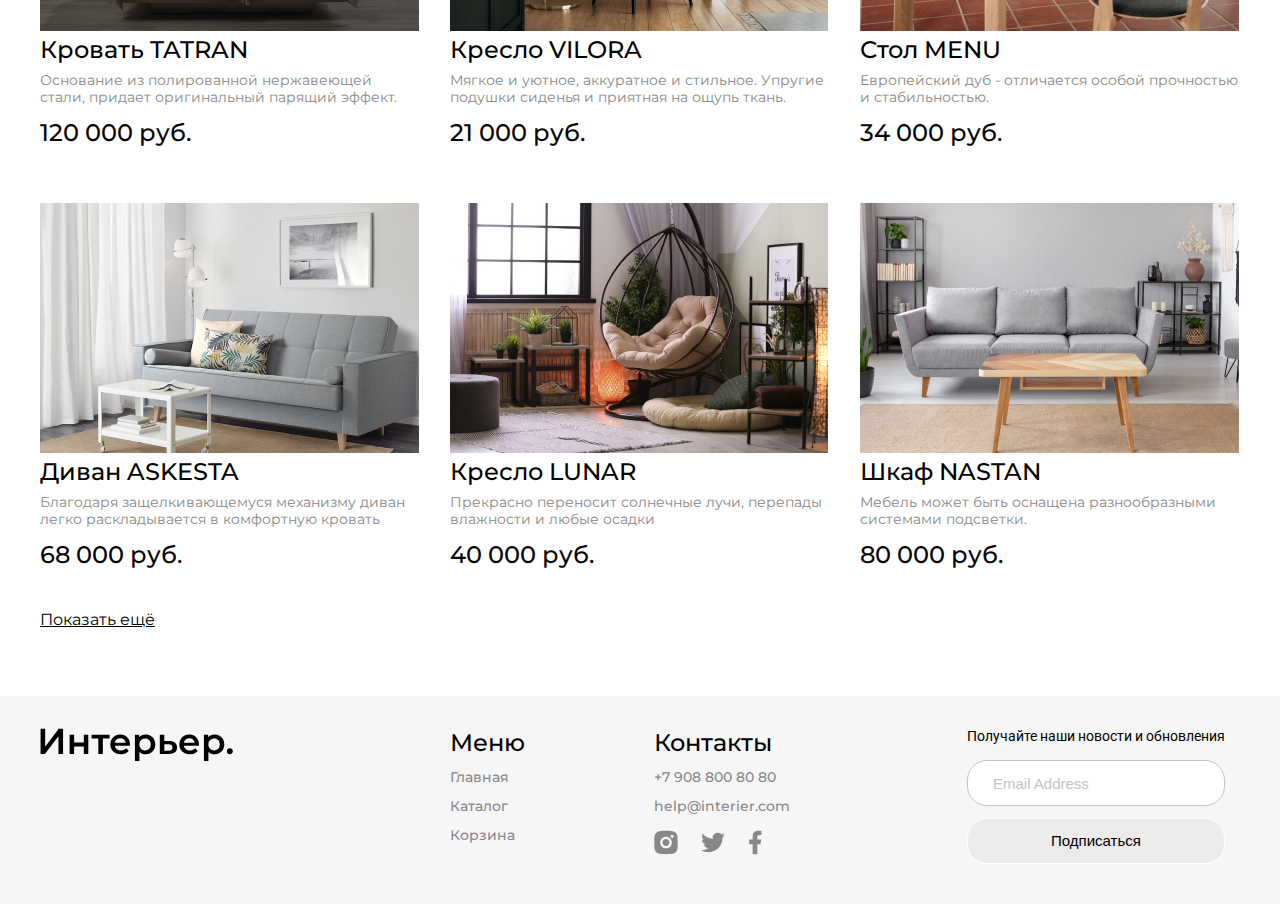
<file: catalogue.html>
<!DOCTYPE html>
<html lang="ru">

<head>
    <meta charset="UTF-8">
    <meta http-equiv="X-UA-Compatible" content="IE=edge">
    <meta name="viewport" content="width=device-width, initial-scale=1.0">
    <link rel="stylesheet" href="./css/styleCat.css">
    <title>Каталог того самого магазина!</title>
</head>

<body>
    <div class="introduction center">
        <header class="header">
            <a href="index.html"><img src="img/logo.svg" alt="#"></a>
            <input type="text" placeholder="Поиск">
            <nav class="menu">
                <a class="menu__link _link" href="catalogue.html">Каталог</a>
                <a class="menu__link _link" href="basket.html">Корзина</a>
            </nav>
            <nav class="menu-mob">
                <a class="menu__link-mob _link-mob" href="#"><svg width="17" height="16" viewBox="0 0 17 16" fill="none"
                        xmlns="http://www.w3.org/2000/svg">
                        <path
                            d="M14.5069 15.0085L14.5069 15.0085C14.5897 15.0914 14.6881 15.1571 14.7963 15.2019C14.9046 15.2468 15.0206 15.2698 15.1377 15.2698C15.2549 15.2698 15.3709 15.2468 15.4791 15.2019C15.5873 15.1571 15.6857 15.0914 15.7685 15.0085C15.8514 14.9257 15.9171 14.8274 15.9619 14.7191C16.0068 14.6109 16.0298 14.4949 16.0298 14.3777C16.0298 14.2606 16.0068 14.1446 15.9619 14.0363C15.9171 13.9281 15.8514 13.8298 15.7685 13.7469L15.7685 13.7469L12.4368 10.416C13.4021 9.13496 13.8547 7.53846 13.7038 5.93943C13.5501 4.31054 12.7816 2.80139 11.5547 1.719C10.3277 0.636623 8.73451 0.0623154 7.09916 0.11292C5.46381 0.163525 3.90917 0.835233 2.7515 1.99141C1.59282 3.14838 0.918906 4.70363 0.867092 6.34023C0.815278 7.97682 1.38946 9.57159 2.47264 10.7995C3.55581 12.0275 5.06645 12.7962 6.69672 12.9491C8.29727 13.0991 9.89485 12.6444 11.1757 11.6766L14.5069 15.0085ZM10.5895 3.25366C11.0271 3.68416 11.3751 4.19703 11.6135 4.76269C11.8518 5.32835 11.9758 5.93561 11.9783 6.54944C11.9808 7.16327 11.8618 7.77152 11.628 8.3391C11.3943 8.90669 11.0505 9.42238 10.6164 9.85642C10.1824 10.2905 9.66668 10.6343 9.09909 10.868C8.53151 11.1018 7.92326 11.2208 7.30943 11.2183C6.6956 11.2158 6.08834 11.0918 5.52268 10.8535C4.95702 10.6151 4.44415 10.2671 4.01365 9.82954C3.15334 8.9551 2.67341 7.77613 2.6784 6.54944C2.6834 5.32275 3.17291 4.14773 4.04032 3.28033C4.90772 2.41292 6.08274 1.92341 7.30943 1.91841C8.53612 1.91342 9.71508 2.39335 10.5895 3.25366Z"
                            fill="white" stroke="white" stroke-width="0.2" />
                    </svg>
                </a>
                <a class="menu__link-mob _link-mob" href="catalogue.html"><svg width="20" height="21"
                        viewBox="0 0 20 21" fill="none" xmlns="http://www.w3.org/2000/svg">
                        <rect x="0.800537" y="0.900024" width="4.57143" height="4.57143" fill="white" />
                        <rect x="0.800537" y="8.21436" width="4.57143" height="4.57143" fill="white" />
                        <rect x="0.800537" y="15.5286" width="4.57143" height="4.57143" fill="white" />
                        <rect x="8.11401" y="8.21436" width="4.57143" height="4.57143" fill="white" />
                        <rect x="8.11401" y="15.5286" width="4.57143" height="4.57143" fill="white" />
                        <rect x="8.11401" y="0.900024" width="4.57143" height="4.57143" fill="white" />
                        <rect x="15.4285" y="8.21436" width="4.57143" height="4.57143" fill="white" />
                        <rect x="15.4285" y="15.5286" width="4.57143" height="4.57143" fill="white" />
                        <rect x="15.4285" y="0.900024" width="4.57143" height="4.57143" fill="white" />
                    </svg>
                </a>
                <a class="menu__link-mob _link-mob" href="basket.html"><svg width="19" height="17" viewBox="0 0 19 17"
                        fill="none" xmlns="http://www.w3.org/2000/svg">
                        <path
                            d="M11.5834 16.8333C12.1359 16.8333 12.6658 16.6138 13.0565 16.2231C13.4473 15.8324 13.6667 15.3025 13.6667 14.75C13.6667 14.1974 13.4473 13.6675 13.0565 13.2768C12.6658 12.8861 12.1359 12.6666 11.5834 12.6666C11.0309 12.6666 10.501 12.8861 10.1103 13.2768C9.71957 13.6675 9.50008 14.1974 9.50008 14.75C9.50008 15.3025 9.71957 15.8324 10.1103 16.2231C10.501 16.6138 11.0309 16.8333 11.5834 16.8333ZM4.29174 16.8333C4.84428 16.8333 5.37418 16.6138 5.76488 16.2231C6.15558 15.8324 6.37508 15.3025 6.37508 14.75C6.37508 14.1974 6.15558 13.6675 5.76488 13.2768C5.37418 12.8861 4.84428 12.6666 4.29174 12.6666C3.73921 12.6666 3.20931 12.8861 2.81861 13.2768C2.4279 13.6675 2.20841 14.1974 2.20841 14.75C2.20841 15.3025 2.4279 15.8324 2.81861 16.2231C3.20931 16.6138 3.73921 16.8333 4.29174 16.8333ZM17.873 2.16975C18.133 2.16136 18.3796 2.05217 18.5606 1.86525C18.7416 1.67834 18.8428 1.42836 18.8428 1.16819C18.8428 0.908013 18.7416 0.658037 18.5606 0.471123C18.3796 0.28421 18.133 0.175013 17.873 0.166626H16.674C15.7345 0.166626 14.922 0.818709 14.7178 1.73538L13.4126 7.61246C13.2084 8.52912 12.3959 9.18121 11.4563 9.18121H3.63133L2.12924 3.17079H11.8636C12.1212 3.15904 12.3644 3.04844 12.5425 2.86199C12.7206 2.67555 12.82 2.42761 12.82 2.16975C12.82 1.91189 12.7206 1.66395 12.5425 1.47751C12.3644 1.29106 12.1212 1.18046 11.8636 1.16871H2.12924C1.82473 1.16862 1.5242 1.23796 1.25051 1.37145C0.976815 1.50495 0.737161 1.69909 0.549763 1.93911C0.362364 2.17913 0.232155 2.45872 0.169034 2.75662C0.105914 3.05452 0.111544 3.36289 0.185495 3.65829L1.68758 9.66662C1.79586 10.1002 2.046 10.485 2.39821 10.7601C2.75042 11.0351 3.18447 11.1844 3.63133 11.1843H11.4563C12.368 11.1845 13.2524 10.8736 13.9636 10.3032C14.6748 9.73275 15.1701 8.93681 15.3678 8.04683L16.674 2.16975H17.873Z"
                            fill="white" />
                    </svg>
                </a>
            </nav>
        </header>

        <section class="top">
            <h1 class="title">Каталог</h1>
        </section>
    </div>
    <div class="offers center">
        <nav class="nav">
            <div class="nav__links">
                <a href="index.html" class="nav__link">Главная</a>
                <a href="catalogue.html" class="nav__link">Каталог товаров</a>
            </div>
            <div class="nav__select">
                <select id="select" class="select">
                    <option id="new" selected value="new">Порядок: сперва новые</option>
                    <option id="old" value="old">Порядок: сперва старые</option>
                    <option id="expensive" value="expensive">Порядок: сперва дорогие</option>
                    <option id="cheap" value="cheap">Порядок: сперва дешёвые</option>
                </select>
            </div>
        </nav>
        <div class="offers__flex">
            <div class="offer _onhover">
                <img src="img/Rectangle24(16).jpg" alt="#">
                <h3 class="offer__heading">Кровать TATRAN</h3>
                <p class="offer__text">Основание из полированной нержавеющей стали, придает оригинальный парящий эффект.
                </p>
                <p class="offer__price">120 000 руб.</p>
            </div>
            <div class="offer">
                <img src="img/Rectangle23(1).jpg" alt="#">
                <h3 class="offer__heading">Кресло VILORA</h3>
                <p class="offer__text">Мягкое и уютное, аккуратное и стильное. Упругие подушки сиденья и приятная на
                    ощупь
                    ткань. </p>
                <p class="offer__price">21 000 руб.</p>
            </div>
            <div class="offer">
                <img src="img/Rectangle24(15).jpg" alt="#">
                <h3 class="offer__heading">Стол MENU</h3>
                <p class="offer__text">Европейский дуб - отличается особой прочностью и стабильностью.
                </p>
                <p class="offer__price">34 000 руб.</p>
            </div>
            <div class="offer">
                <img src="img/Rectangle24(14).jpg" alt="#">
                <h3 class="offer__heading">Диван ASKESTA</h3>
                <p class="offer__text">Благодаря защелкивающемуся механизму диван легко раскладывается в комфортную
                    кровать</p>
                <p class="offer__price">68 000 руб.</p>
            </div>
            <div class="offer">
                <img src="img/Rectangle24(13).jpg" alt="#">
                <h3 class="offer__heading">Кресло LUNAR</h3>
                <p class="offer__text">Прекрасно переносит солнечные лучи, перепады влажности и любые осадки</p>
                <p class="offer__price">40 000 руб.</p>
            </div>
            <div class="offer">
                <img src="img/Rectangle24(2).jpg" alt="#">
                <h3 class="offer__heading">Шкаф NASTAN</h3>
                <p class="offer__text">Мебель может быть оснащена разнообразными системами подсветки.</p>
                <p class="offer__price">80 000 руб.</p>
            </div>
            <div class="offer">
                <img src="img/Rectangle24(16).jpg" alt="#">
                <h3 class="offer__heading">Кровать TATRAN</h3>
                <p class="offer__text">Основание из полированной нержавеющей стали, придает оригинальный парящий эффект.
                </p>
                <p class="offer__price">120 000 руб.</p>
            </div>
            <div class="offer">
                <img src="img/Rectangle23(1).jpg" alt="#">
                <h3 class="offer__heading">Кресло VILORA</h3>
                <p class="offer__text">Мягкое и уютное, аккуратное и стильное. Упругие подушки сиденья и приятная на
                    ощупь
                    ткань. </p>
                <p class="offer__price">21 000 руб.</p>
            </div>
            <div class="offer">
                <img src="img/Rectangle24(15).jpg" alt="#">
                <h3 class="offer__heading">Стол MENU</h3>
                <p class="offer__text">Европейский дуб - отличается особой прочностью и стабильностью.
                </p>
                <p class="offer__price">34 000 руб.</p>
            </div>
            <div class="offer">
                <img src="img/Rectangle24(14).jpg" alt="#">
                <h3 class="offer__heading">Диван ASKESTA</h3>
                <p class="offer__text">Благодаря защелкивающемуся механизму диван легко раскладывается в комфортную
                    кровать</p>
                <p class="offer__price">68 000 руб.</p>
            </div>
            <div class="offer">
                <img src="img/Rectangle24(13).jpg" alt="#">
                <h3 class="offer__heading">Кресло LUNAR</h3>
                <p class="offer__text">Прекрасно переносит солнечные лучи, перепады влажности и любые осадки</p>
                <p class="offer__price">40 000 руб.</p>
            </div>
            <div class="offer">
                <img src="img/Rectangle24(2).jpg" alt="#">
                <h3 class="offer__heading">Шкаф NASTAN</h3>
                <p class="offer__text">Мебель может быть оснащена разнообразными системами подсветки.</p>
                <p class="offer__price">80 000 руб.</p>
            </div>
        </div>
        <div class="offers__link">
            <a href="#">Показать ещё</a>
        </div>
    </div>
    <footer class="footer center">
        <div class="footer__flex">
            <a href="index.html" class="footer__logo"><img src="img/logo.svg" alt="#"></a>
        </div>
        <div class="footer__flex">
            <div class="footer__info">
                <div class="footer__info__block">
                    <h4 class="footer__heading">Меню</h4>
                    <a href="index.html" class="footer__link onunderline">Главная</a>
                    <a href="catalogue.html" class="footer__link onunderline">Каталог</a>
                    <a href="basket.html" class="footer__link onunderline">Корзина</a>
                </div>
                <div class="footer__info__block">
                    <h4 class="footer__heading">Контакты</h4>
                    <a href="tel:+79088008080" class="footer__link _link">+7 908 800 80 80</a>
                    <a href="mialto:help@interier.com" class="footer__link _link">help@interier.com</a>
                    <div class="footer__pics">
                        <a href="#" class="footer__pic"><svg class="footer__icon" width="24" height="25"
                                viewBox="0 0 24 25" fill="none" xmlns="http://www.w3.org/2000/svg">
                                <path
                                    d="M12 0.833984C15.1699 0.833984 15.5654 0.845651 16.809 0.903984C18.0515 0.962318 18.8974 1.15715 19.6417 1.44648C20.4117 1.74282 21.0604 2.14415 21.709 2.79165C22.3023 3.37486 22.7613 4.08034 23.0542 4.85898C23.3424 5.60215 23.5384 6.44915 23.5967 7.69165C23.6515 8.93532 23.6667 9.33082 23.6667 12.5007C23.6667 15.6705 23.655 16.066 23.5967 17.3097C23.5384 18.5522 23.3424 19.398 23.0542 20.1423C22.7622 20.9214 22.303 21.627 21.709 22.2097C21.1257 22.8027 20.4202 23.2617 19.6417 23.5548C18.8985 23.843 18.0515 24.039 16.809 24.0973C15.5654 24.1522 15.1699 24.1673 12 24.1673C8.83021 24.1673 8.43471 24.1557 7.19104 24.0973C5.94854 24.039 5.10271 23.843 4.35837 23.5548C3.57942 23.2625 2.87382 22.8034 2.29104 22.2097C1.69768 21.6265 1.23863 20.921 0.945874 20.1423C0.656541 19.3992 0.461707 18.5522 0.403374 17.3097C0.348541 16.066 0.333374 15.6705 0.333374 12.5007C0.333374 9.33082 0.345041 8.93532 0.403374 7.69165C0.461707 6.44798 0.656541 5.60332 0.945874 4.85898C1.23782 4.07986 1.69698 3.37419 2.29104 2.79165C2.87399 2.19809 3.57954 1.739 4.35837 1.44648C5.10271 1.15715 5.94737 0.962318 7.19104 0.903984C8.43471 0.849151 8.83021 0.833984 12 0.833984ZM12 6.66732C10.4529 6.66732 8.96921 7.2819 7.87525 8.37586C6.78129 9.46982 6.16671 10.9536 6.16671 12.5007C6.16671 14.0477 6.78129 15.5315 7.87525 16.6254C8.96921 17.7194 10.4529 18.334 12 18.334C13.5471 18.334 15.0309 17.7194 16.1248 16.6254C17.2188 15.5315 17.8334 14.0477 17.8334 12.5007C17.8334 10.9536 17.2188 9.46982 16.1248 8.37586C15.0309 7.2819 13.5471 6.66732 12 6.66732ZM19.5834 6.37565C19.5834 5.98888 19.4297 5.61794 19.1562 5.34445C18.8827 5.07096 18.5118 4.91732 18.125 4.91732C17.7383 4.91732 17.3673 5.07096 17.0938 5.34445C16.8204 5.61794 16.6667 5.98888 16.6667 6.37565C16.6667 6.76243 16.8204 7.13336 17.0938 7.40685C17.3673 7.68034 17.7383 7.83398 18.125 7.83398C18.5118 7.83398 18.8827 7.68034 19.1562 7.40685C19.4297 7.13336 19.5834 6.76243 19.5834 6.37565ZM12 9.00065C12.9283 9.00065 13.8185 9.3694 14.4749 10.0258C15.1313 10.6822 15.5 11.5724 15.5 12.5007C15.5 13.4289 15.1313 14.3191 14.4749 14.9755C13.8185 15.6319 12.9283 16.0007 12 16.0007C11.0718 16.0007 10.1815 15.6319 9.52517 14.9755C8.86879 14.3191 8.50004 13.4289 8.50004 12.5007C8.50004 11.5724 8.86879 10.6822 9.52517 10.0258C10.1815 9.3694 11.0718 9.00065 12 9.00065Z"
                                    fill="#888888" />
                            </svg>
                        </a>
                        <a href="#" class="footer__pic"><svg class="footer__icon" width="24" height="21"
                                viewBox="0 0 24 21" fill="none" xmlns="http://www.w3.org/2000/svg">
                                <path
                                    d="M23.8557 3.09907C22.965 3.49305 22.0205 3.75179 21.0534 3.86674C22.0728 3.25708 22.8357 2.29759 23.2001 1.16707C22.2434 1.7364 21.1946 2.1354 20.1014 2.35124C19.3671 1.56558 18.3938 1.04453 17.3328 0.869085C16.2719 0.693643 15.1827 0.873642 14.2345 1.3811C13.2864 1.88855 12.5325 2.69503 12.09 3.67516C11.6475 4.65529 11.5413 5.75415 11.7877 6.8009C9.84769 6.70367 7.94978 6.19951 6.21723 5.32118C4.48468 4.44284 2.95621 3.20996 1.73106 1.70257C1.2974 2.44743 1.06951 3.29417 1.07073 4.15607C1.07073 5.84774 1.93173 7.34224 3.24073 8.21724C2.46607 8.19285 1.70847 7.98365 1.03106 7.60707V7.66774C1.0313 8.79439 1.42116 9.88629 2.13455 10.7583C2.84794 11.6303 3.84096 12.2288 4.94523 12.4522C4.22611 12.6471 3.47209 12.6758 2.74023 12.5362C3.05157 13.506 3.6584 14.3541 4.47575 14.9619C5.2931 15.5696 6.28004 15.9065 7.29839 15.9254C6.28629 16.7203 5.12743 17.3079 3.88809 17.6546C2.64874 18.0013 1.35321 18.1004 0.0755615 17.9461C2.30588 19.3804 4.90217 20.1419 7.55389 20.1394C16.5291 20.1394 21.4372 12.7042 21.4372 6.25607C21.4372 6.04607 21.4314 5.83374 21.4221 5.62607C22.3774 4.9356 23.2019 4.08026 23.8569 3.10024L23.8557 3.09907Z"
                                    fill="#888888" />
                            </svg>
                        </a>
                        <a href="#" class="footer__pic"><svg class="footer__icon" width="13" height="25"
                                viewBox="0 0 13 25" fill="none" xmlns="http://www.w3.org/2000/svg">
                                <path
                                    d="M8.33329 14.2218H11.25L12.4166 9.55518H8.33329V7.22184C8.33329 6.02018 8.33329 4.88851 10.6666 4.88851H12.4166V0.968509C12.0363 0.918343 10.6001 0.805176 9.08346 0.805176C5.91596 0.805176 3.66663 2.73834 3.66663 6.28851V9.55518H0.166626V14.2218H3.66663V24.1385H8.33329V14.2218Z"
                                    fill="#888888" />
                            </svg>
                        </a>
                    </div>
                </div>
            </div>
        </div>
        <div class="footer__flex">
            <form class="form" action=”#”>
                <div class="form__container">
                    <p class="form__text">Получайте наши новости и обновления</p>
                    <input type="email" class="form__email" placeholder="Email Address" required>
                    <button class="form__button">Подписаться</button>
                </div>
            </form>
        </div>
    </footer>
</body>

</html>
</file>
<file: css/styleMain.css>
@import url("https://fonts.googleapis.com/css2?family=Montserrat:wght@100;200;300;400;500;600;700;800;900&display=swap");
* {
  margin: 0;
  padding: 0;
}

a {
  text-decoration: none;
}

body {
  font-family: "Montserrat";
}

.center {
  max-width: 1200px;
  padding: 0 calc(50% - 600px);
}

.introduction {
  background-image: url(../img/Rectangle15.jpg);
  background-position: center;
  background-repeat: no-repeat;
  background-size: cover;
  color: white;
  height: 735px;
}

.introduction a {
  color: #ffffff;
}

.header {
  height: 76px;
  display: flex;
  flex-direction: row;
  flex-wrap: wrap;
  justify-content: space-between;
  align-items: center;
  border-bottom: 0.5px solid rgba(255, 255, 255, 0.8);
}

.header input {
  width: 288px;
  height: 41px;
  border: 1px solid #FFFFFF;
  border-radius: 20px;
  outline: none;
  background: transparent;
  font-weight: 400;
  font-size: 16px;
  line-height: 20px;
  color: #FFFFFF;
  padding: 0 32px 0 32px;
  box-sizing: border-box;
}

.header input::-moz-placeholder {
  color: white;
}

.header input::placeholder {
  color: white;
}

.menu {
  display: flex;
  gap: 32px;
}
.menu-mob {
  display: none;
}

.menu__link {
  font-size: 16px;
  line-height: 20px;
}

._link:hover {
  text-decoration: underline;
}

.title {
  padding: 63px 0 16px 0;
  font-weight: 600;
  font-size: 64px;
  line-height: 70px;
  max-width: 792px;
}

.top__text {
  font-size: 24px;
  line-height: 32px;
  padding-bottom: 16px;
  font-weight: 400;
}

.top__link {
  font-size: 16px;
  line-height: 24px;
  font-weight: 400;
  text-decoration-line: underline;
}

.top__link:hover {
  text-decoration: none;
}

.for__item_1 {
  background-image: url(../img/Rectangle17.jpg);
  background-repeat: no-repeat;
  background-size: cover;
}

.for__item_2 {
  background-image: url(../img/Rectangle18.jpg);
  background-repeat: no-repeat;
  background-size: cover;
}

.for__item_3 {
  background-image: url(../img/Rectangle19.jpg);
  background-repeat: no-repeat;
  background-size: cover;
}

.for__item_4 {
  background-image: url(../img/Rectangle20.jpg);
  background-repeat: no-repeat;
  background-size: cover;
}

.for__item_5 {
  background-image: url(../img/Rectangle21.jpg);
  background-repeat: no-repeat;
  background-size: cover;
}

.for__grid {
  display: grid;
  grid-template-columns: repeat(12, 1fr);
  grid-template-rows: 1fr 1fr;
  gap: 32px;
}

.for__item {
  grid-column: span 4;
  height: 415px;
  font-style: normal;
  font-weight: 600;
  font-size: 34px;
  line-height: 41px;
  display: flex;
  justify-content: center;
  align-items: center;
  color: #FFFFFF;
}

.for__item_big {
  grid-column: span 6;
}

.heading {
  padding-top: 64px;
  padding-bottom: 32px;
  font-weight: 600;
  font-size: 48px;
  line-height: 59px;
  color: #000000;
}

.sales__flex {
  display: flex;
  gap: 31px;
  flex-wrap: wrap;
}

.sale {
  max-width: 379px;
}

.prices-sale {
  display: flex;
  -moz-column-gap: 32px;
       column-gap: 32px;
}

.offer__heading,
.sale__heading {
  padding-bottom: 8px;
  font-weight: 500;
  font-size: 24px;
  line-height: 29px;
  color: #000000;
}

.offer {
  max-width: 379px;
}

.offer__img,
.sale__img {
  height: 250px;
}

.offer__text,
.sale__text {
  padding-bottom: 12px;
  font-size: 14px;
  line-height: 17px;
  color: #888888;
}

.offer__price,
.sale__price {
  font-weight: 500;
  font-size: 24px;
  line-height: 29px;
  color: #050505;
}

.sale__price_sale {
  text-decoration-line: line-through;
  color: #888888;
}

.offers {
  margin-top: 72px;
}

.offers__head {
  padding-top: 0;
}

.offers__flex {
  display: flex;
  flex-wrap: wrap;
  -moz-column-gap: 31px;
       column-gap: 31px;
  row-gap: 56px;
}

.offers__link {
  margin: 39px 0 64px 0;
}

.offers__link a {
  font-weight: 400;
  font-size: 16px;
  line-height: 24px;
  text-decoration-line: underline;
  color: #000000;
  transition: color 0.3s;
}

.offers__link a:hover {
  color: #888888;
  text-decoration: none;
}

.footer {
  background: #F7F6F6;
  display: flex;
  gap: 31px;
  padding-top: 32px;
  padding-bottom: 40px;
  align-items: flex-start;
}

/* 
.footer__flex {
    width: 379px;
} */
.footer__flex:nth-child(1) {
  margin-right: 186px;
}

.footer__flex:nth-child(2) {
  margin-right: 42px;
}

.footer__flex:nth-child(3) {
  margin-left: 104px;
}

.form__text {
  max-width: 275px;
}

.footer__logo {
  filter: invert(1);
}

.footer__heading {
  font-weight: 500;
  font-size: 24px;
  line-height: 29px;
  color: #000000;
}

.footer__link {
  font-weight: 500;
  font-size: 14px;
  line-height: 17px;
  color: #888888;
  text-decoration: none;
  transition: color 0.3s;
}
.footer__link:hover {
  color: #000000;
}

.onunderline:hover {
  text-decoration: underline;
}

.footer__info {
  display: flex;
  gap: 129px;
}

.footer__info__block {
  display: flex;
  flex-direction: column;
  row-gap: 12px;
}

.footer__pics {
  margin-top: 3.47px;
  display: flex;
  align-items: center;
  -moz-column-gap: 23.41px;
       column-gap: 23.41px;
}

.form__container {
  display: flex;
  flex-direction: column;
}

.form__text {
  font-size: 12px;
  line-height: 15px;
  padding-bottom: 16px;
  color: #000000;
}

.form__email {
  background: #FFFFFF;
  border: 1px solid #C4C4C4;
  box-sizing: border-box;
  border-radius: 20px;
  font-style: normal;
  font-weight: normal;
  font-size: 15px;
  line-height: 18px;
  color: #C4C4C4;
  height: 46px;
  padding: 0 25px;
  outline: none;
}

.form__email::-moz-placeholder {
  color: #C4C4C4;
}

.form__email::placeholder {
  color: #C4C4C4;
}

.form__button {
  background: rgba(222, 215, 215, 0.41);
  border: 1px solid #FFFFFF;
  box-sizing: border-box;
  border-radius: 20px;
  height: 46px;
  font-size: 15px;
  line-height: 18px;
  color: #000000;
  margin-top: 12px;
  transition: all 0.3s;
}

.form__button:hover {
  background: #000000;
  border: 1px solid #FFFFFF;
  border-radius: 20px;
  color: #FFFFFF;
}

.footer__icon path {
  transition: fill 0.3s;
}

.footer__icon:hover path {
  fill: black;
}

@media (max-width: 1199px) {
  .center {
    padding-left: 24px;
    padding-right: 24px;
  }
  .heading__adap {
    margin-left: calc(50% - 393.5px);
    margin-right: calc(50% - 393.5px);
  }
  .sales__flex,
  .offers__flex {
    justify-content: center;
  }
  .offers__link {
    padding-left: calc(50% - 393.5px);
    padding-right: calc(50% - 393.5px);
  }
  .footer {
    justify-content: space-between;
  }
  .footer__flex {
    margin-left: 0;
    margin-right: 0;
  }
  .footer__flex:nth-child(1) {
    margin-right: auto;
  }
  .footer__flex:nth-child(2) {
    margin-right: auto;
  }
  .footer__flex:nth-child(3) {
    margin-left: auto;
  }
}
@media (max-width: 1024px) {
  .footer__flex:nth-child(1) {
    display: none;
  }
  .for__item {
    height: 265px;
  }
  .for__item__big {
    height: 268px;
  }
  .for__grid {
    gap: 30px;
  }
  .offers__flex,
  .sales__flex {
    -moz-column-gap: 29px;
         column-gap: 29px;
    row-gap: 38px;
  }
  .offer,
  .sale {
    width: 378px;
  }
  .footer {
    justify-content: center;
  }
  .footer__flex {
    margin-left: 0;
    margin-right: 0;
  }
}
@media (max-width: 833px) {
  .center {
    padding-left: 24px;
    padding-right: 24px;
  }
  .heading__adap {
    text-align: center;
  }
  .offers__link {
    padding-left: calc(50% - 189.5px);
    padding-right: calc(50% - 189.5px);
  }
}
@media (max-width: 767px) {
  .header {
    padding-top: 32px;
    align-items: center;
    border: none;
    height: 57px;
    margin-bottom: 29px;
  }
  .header input {
    display: none;
  }
  .header a img {
    width: 99px;
  }
  .top h1 {
    padding-top: 0;
    font-weight: 600;
    font-size: 48px;
    line-height: 59px;
    text-align: center;
  }
  .top__text {
    font-style: normal;
    font-weight: 400;
    font-size: 16px;
    line-height: 32px;
    text-align: center;
  }
  .top__link {
    display: block;
    font-style: normal;
    font-weight: 400;
    font-size: 14px;
    line-height: 24px;
    text-align: center;
    text-decoration-line: underline;
  }
  .center {
    padding-left: 16px;
    padding-right: 16px;
  }
  .menu {
    display: none;
  }
  .menu-mob {
    display: flex;
    gap: 32px;
  }
  .footer {
    justify-content: space-between;
    gap: 34px;
    padding-bottom: 32px;
    flex-wrap: wrap;
  }
  .footer__info {
    justify-content: space-between;
  }
  .footer__flex:last-child {
    margin: 0 auto;
  }
  .form__text {
    font-size: 12px;
    line-height: 15px;
  }
  .heading {
    font-size: 24px;
    line-height: 29px;
    padding-top: 32px;
    margin-left: calc(50% - 171.5px);
    margin-right: calc(50% - 171.5px);
    max-width: 343px;
    text-align: left;
  }
  .heading__for {
    margin-left: 0;
    margin-right: 0;
  }
  .for__grid {
    grid-template-columns: repeat(4, 1fr);
    row-gap: 16px;
  }
  .for__item {
    grid-column: 1/-1;
    font-size: 28px;
    line-height: 34px;
    height: 375px;
  }
  .for__item_big {
    height: 244px;
  }
  .sales__flex {
    justify-content: center;
    row-gap: 32px;
  }
  .sale {
    max-width: 343px;
  }
  .sale__img {
    width: 343px;
  }
  .sale__heading {
    font-weight: 500;
    font-size: 18px;
    line-height: 22px;
  }
  .sale__price {
    font-weight: 500;
    font-size: 18px;
    line-height: 22px;
  }
  .offers {
    margin-top: 0;
  }
  .offers__flex {
    row-gap: 32px;
    justify-content: center;
  }
  .offers__link {
    margin-top: 36px;
    width: 343px;
    margin-bottom: 0;
    padding-left: calc(50% - 171.5px);
    padding-right: calc(50% - 171.5px);
    padding-bottom: 32px;
  }
  .offer {
    max-width: 343px;
  }
  .offer img {
    width: 343px;
  }
  .offer__heading {
    font-weight: 500;
    font-size: 18px;
    line-height: 22px;
  }
  .offer__price {
    font-weight: 500;
    font-size: 18px;
    line-height: 22px;
  }
}/*# sourceMappingURL=styleMain.css.map */
</file>
<file: css/styleBask.css>
@import url("https://fonts.googleapis.com/css2?family=Montserrat:wght@100;200;300;400;500;600;700;800;900&display=swap");
@import url("https://fonts.googleapis.com/css2?family=Roboto&display=swap");
@import url("https://fonts.googleapis.com/css2?family=Poppins:wght@600&display=swap");
@keyframes shake-horizontal {
  0%, 100% {
    transform: translateX(0);
  }
  10%, 30%, 50%, 70% {
    transform: translateX(-10px);
  }
  20%, 40%, 60% {
    transform: translateX(10px);
  }
  80% {
    transform: translateX(8px);
  }
  90% {
    transform: translateX(-8px);
  }
}
* {
  margin: 0;
  padding: 0;
}

a {
  text-decoration: none;
}

body {
  font-family: "Montserrat";
}

.center {
  max-width: 1200px;
  padding: 0 calc(50% - 600px);
  margin: 0 auto;
}

.introduction {
  background-image: url(../img/Rectangle29\(1\).jpg);
  background-position: center;
  background-repeat: no-repeat;
  background-size: cover;
  color: white;
  height: 400px;
}
.introduction a {
  color: #ffffff;
}

.header {
  height: 76px;
  display: flex;
  flex-direction: row;
  flex-wrap: wrap;
  justify-content: space-between;
  align-items: center;
  border-bottom: 0.5px solid rgba(255, 255, 255, 0.8);
}
.header input {
  width: 288px;
  height: 41px;
  border: 1px solid #FFFFFF;
  border-radius: 20px;
  outline: none;
  background: transparent;
  font-weight: 400;
  font-size: 16px;
  line-height: 20px;
  color: #FFFFFF;
  padding: 0 32px 0 32px;
  box-sizing: border-box;
}
.header input::-moz-placeholder {
  color: white;
}
.header input::placeholder {
  color: white;
}

.menu {
  display: flex;
  gap: 32px;
}
.menu__link {
  font-size: 16px;
  line-height: 20px;
}
.menu__link:hover {
  text-decoration: underline;
}
.menu-mob {
  display: none;
}

.title {
  padding: 127px 0 126px 0;
  font-weight: 600;
  font-size: 64px;
  line-height: 70px;
  color: #FFFFFF;
}

.heading {
  padding-top: 64px;
  padding-bottom: 32px;
  font-weight: 600;
  font-size: 48px;
  line-height: 59px;
  color: #000000;
}

.basket {
  padding-top: 64px;
}
.basket__grid {
  display: grid;
  grid-template-columns: repeat(12, 1fr);
  gap: 32px;
}
.basket__products {
  grid-column: span 8;
  display: flex;
  flex-direction: column;
}
.basket__top {
  margin: 0 3px;
  display: flex;
  justify-content: space-between;
}
.basket__top__item {
  font-weight: 400;
  font-size: 16px;
  line-height: 20px;
}
.basket__top__item:nth-child(2) {
  margin-right: 27px;
}
.basket__product {
  border-top: 0.5px solid #CACDD8;
  display: grid;
  grid-template-columns: 173px 276px 1fr;
  padding: 25px 0 32px 0;
  gap: 32px;
}
.basket__product__info__head {
  font-style: normal;
  font-weight: 500;
  font-size: 24px;
  line-height: 29px;
  color: #000000;
  margin-bottom: 16px;
}
.basket__product__info__desc {
  font-style: normal;
  font-weight: 400;
  font-size: 14px;
  line-height: 17px;
  color: #888888;
  margin-bottom: 16px;
}
.basket__product__info__price {
  font-weight: 500;
  font-size: 16px;
  line-height: 20px;
  margin-bottom: 16px;
}
.basket__product__info__actions {
  display: flex;
  gap: 30px;
}
.basket__product__info__link {
  font-weight: 400;
  font-size: 14px;
  line-height: 210%;
  display: flex;
  align-items: center;
  text-align: center;
  text-decoration-line: underline;
  color: #000000;
  transition: color 0.3s;
}
.basket__product__info__link:hover {
  color: #888888;
  text-decoration: none;
}
.basket__product__counter {
  margin-left: auto;
}
.basket__product__counter input {
  background: #F7F6F6;
  border-radius: 6px;
  display: block;
  padding-left: 22px;
  padding-right: 16px;
  box-sizing: border-box;
  border: none;
  font-family: "Poppins";
  font-style: normal;
  font-weight: 600;
  font-size: 14px;
  line-height: 210%;
  width: 71px;
  height: 51px;
  outline: none;
}
.basket__action__buttons {
  margin-top: auto;
}
.basket__action__button {
  background: transparent;
  border: 1px solid #000000;
  border-radius: 50px;
  box-sizing: border-box;
  width: 200px;
  height: 37px;
  font-weight: 400;
  font-size: 14px;
  line-height: 17px;
  color: #000000;
  transition: all 0.3s;
}
.basket__action__button:hover {
  color: white;
  background-color: #000000;
}
.basket__form {
  grid-column: span 4;
  height: 556px;
  background: #F7F6F6;
  border-radius: 20px;
}
.basket__form__head {
  text-align: center;
  font-family: "Poppins", sans-serif;
  font-style: normal;
  font-weight: 600;
  font-size: 24px;
  line-height: 36px;
  color: #000000;
  margin-top: 42px;
  margin-bottom: 40px;
}
.basket__form__inputs {
  display: flex;
  flex-direction: column;
  gap: 45px;
  margin-left: 27px;
  margin-right: 64px;
}
.basket__form__input {
  background: transparent;
  outline: none;
  border: none;
  border-bottom: 1px solid #CACDD8;
  padding: 0px 1px 3px 1px;
  box-sizing: border-box;
}
.basket__form__input::-moz-placeholder {
  font-size: 14px;
  line-height: 17px;
  color: #000000;
  font-family: "Montserrat";
}
.basket__form__input::placeholder {
  font-size: 14px;
  line-height: 17px;
  color: #000000;
  font-family: "Montserrat";
}
.basket__form__price {
  font-weight: 400;
  font-size: 24px;
  line-height: 29px;
  text-align: center;
  color: #000000;
  margin: 64px 0 18px 0;
  text-align: center;
}
.basket__form__button button {
  display: flex;
  align-items: center;
  margin: 0 auto;
  justify-content: center;
  background: rgba(222, 215, 215, 0.41);
  border: 1px solid #040404;
  border-radius: 20px;
  box-sizing: border-box;
  height: 41px;
  width: 290px;
  color: #000000;
  margin-top: 12px;
  font-weight: 400;
  font-size: 16px;
  line-height: 20px;
  display: flex;
  align-items: center;
  text-align: center;
  background: transparent;
  color: #000000;
  transition: all 0.3s;
  animation: shake-horizontal 0.8s cubic-bezier(0.455, 0.03, 0.515, 0.955) both;
}
.basket__form__button button:hover {
  color: white;
  background-color: #000000;
}

.sales__flex {
  display: flex;
  gap: 31px;
  flex-wrap: wrap;
}

.sale {
  max-width: 379px;
}
.sale__heading {
  padding-bottom: 8px;
  font-weight: 500;
  font-size: 24px;
  line-height: 29px;
  color: #000000;
}
.sale__img {
  height: 250px;
}
.sale__text {
  padding-bottom: 12px;
  font-size: 14px;
  line-height: 17px;
  color: #888888;
}
.sale__price {
  font-weight: 500;
  font-size: 24px;
  line-height: 29px;
  color: #050505;
}
.sale__price_sale {
  text-decoration-line: line-through;
  color: #888888;
}
.sale__link {
  margin: 39px 0 64px 0;
}
.sale__link a {
  font-weight: 400;
  font-size: 16px;
  line-height: 24px;
  text-decoration-line: underline;
  color: #000000;
  transition: color 0.3s;
}
.sale__link a:hover {
  color: #888888;
  text-decoration: none;
}

.prices-sale {
  display: flex;
  -moz-column-gap: 32px;
       column-gap: 32px;
}

.footer {
  background: #F7F6F6;
  display: flex;
  gap: 31px;
  padding-top: 32px;
  padding-bottom: 40px;
  align-items: flex-start;
}
.footer__flex:nth-child(1) {
  margin-right: 186px;
}
.footer__flex:nth-child(2) {
  margin-right: 42px;
}
.footer__flex:nth-child(3) {
  margin-left: 104px;
}
.footer__logo {
  filter: invert(1);
}
.footer__heading {
  font-weight: 500;
  font-size: 24px;
  line-height: 29px;
  color: #000000;
}
.footer__link {
  font-weight: 500;
  font-size: 14px;
  line-height: 17px;
  color: #888888;
  text-decoration: none;
  transition: color 0.3s;
}
.footer__link:hover {
  color: #000000;
}
.footer__info {
  display: flex;
  gap: 129px;
}
.footer__info__block {
  display: flex;
  flex-direction: column;
  row-gap: 12px;
}
.footer__pics {
  margin-top: 3.47px;
  display: flex;
  align-items: center;
  -moz-column-gap: 23.41px;
       column-gap: 23.41px;
}
.footer__icon path {
  transition: fill 0.3s;
}
.footer__icon:hover path {
  fill: black;
}

.form__text {
  max-width: 275px;
  font-family: "Roboto", sans-serif;
}
.form__container {
  display: flex;
  flex-direction: column;
}
.form__text {
  font-size: 14px;
  padding-bottom: 16px;
  line-height: 16px;
  color: #000000;
  font-family: "Roboto", sans-serif;
}
.form__email {
  background: #FFFFFF;
  border: 1px solid #C4C4C4;
  box-sizing: border-box;
  border-radius: 20px;
  font-style: normal;
  font-weight: normal;
  font-size: 15px;
  line-height: 18px;
  color: #C4C4C4;
  height: 46px;
  padding: 0 25px;
  outline: none;
}
.form__email::-moz-placeholder {
  color: #C4C4C4;
}
.form__email::placeholder {
  color: #C4C4C4;
}
.form__button {
  background: rgba(222, 215, 215, 0.41);
  border: 1px solid #FFFFFF;
  box-sizing: border-box;
  border-radius: 20px;
  height: 46px;
  font-size: 15px;
  line-height: 18px;
  color: #000000;
  margin-top: 12px;
  transition: all 0.3s;
}
.form__button:hover {
  background: #000000;
  border: 1px solid #FFFFFF;
  border-radius: 20px;
  color: #FFFFFF;
}

.onunderline:hover {
  text-decoration: underline;
}

@media (max-width: 1199px) {
  .center {
    padding-left: 24px;
    padding-right: 24px;
  }
  .heading {
    margin-left: calc(50% - 393.5px);
    margin-right: calc(50% - 393.5px);
  }
  .footer {
    justify-content: space-between;
  }
  .footer__flex {
    margin-left: 0;
    margin-right: 0;
  }
  .footer__flex:nth-child(1) {
    margin-right: auto;
  }
  .footer__flex:nth-child(2) {
    margin-right: auto;
  }
  .footer__flex:nth-child(3) {
    margin-left: auto;
  }
  .sales__flex {
    justify-content: center;
  }
  .sale__link {
    padding-left: calc(50% - 393.5px);
    padding-right: calc(50% - 393.5px);
  }
}
@media (max-width: 1024px) {
  .footer__flex:nth-child(1) {
    display: none;
  }
  .basket__grid {
    grid-template-columns: 12fr;
    grid-template-rows: 12fr;
  }
  .basket__form {
    margin-top: 64px;
    max-width: 376px;
  }
  .sales__flex {
    -moz-column-gap: 29px;
         column-gap: 29px;
    row-gap: 38px;
  }
  .sale {
    width: 378px;
  }
  .footer {
    justify-content: space-between;
  }
  .footer__flex {
    margin-left: 0;
    margin-right: 0;
  }
}
@media (max-width: 833px) {
  .center {
    padding-left: 24px;
    padding-right: 24px;
  }
  .sale__link {
    padding-left: calc(50% - 189.5px);
    padding-right: calc(50% - 189.5px);
  }
  .heading {
    text-align: center;
  }
}
@media (max-width: 767px) {
  .introduction {
    background-position: 70%;
  }
  .header {
    padding-top: 32px;
    align-items: center;
    border: none;
    height: 57px;
    margin-bottom: 82px;
  }
  .header input {
    display: none;
  }
  .header a img {
    width: 99px;
  }
  .top h1 {
    padding-top: 0;
    font-weight: 600;
    font-size: 48px;
    line-height: 59px;
    text-align: center;
  }
  .center {
    padding-left: 16px;
    padding-right: 16px;
  }
  .basket {
    max-width: 343px;
  }
  .basket__products {
    max-width: 343px;
  }
  .basket__form {
    width: 343px;
    margin-top: 16px;
    margin-bottom: 16px;
  }
  .basket__form__inputs {
    margin-right: 28px;
  }
  .basket__action__buttons {
    display: flex;
    gap: 14px;
  }
  .basket__action__button {
    width: 163px;
  }
  .basket__top {
    opacity: 0;
  }
  .basket__product {
    grid-template-columns: 3fr 1fr;
  }
  .basket__product__img {
    display: none;
  }
  .basket__product__info__head {
    font-size: 18px;
    line-height: 22px;
  }
  .basket__product__info__desc {
    font-size: 12px;
    line-height: 15px;
  }
  .basket__product__info__price {
    font-size: 14px;
    line-height: 17px;
  }
  .menu {
    display: none;
  }
  .menu-mob {
    display: flex;
    gap: 32px;
  }
  .footer {
    justify-content: space-between;
    gap: 34px;
    padding-bottom: 32px;
    flex-wrap: wrap;
  }
  .footer__info {
    justify-content: space-between;
  }
  .footer__flex:last-child {
    margin: 0 auto;
  }
  .form__text {
    font-size: 12px;
    line-height: 15px;
  }
  .heading {
    font-size: 24px;
    line-height: 29px;
    padding-top: 32px;
    margin-left: calc(50% - 171.5px);
    margin-right: calc(50% - 171.5px);
    max-width: 343px;
    text-align: left;
  }
  .sales__flex {
    justify-content: center;
    row-gap: 32px;
  }
  .sale {
    max-width: 343px;
  }
  .sale__img {
    width: 343px;
  }
  .sale__heading {
    font-weight: 500;
    font-size: 18px;
    line-height: 22px;
  }
  .sale__price {
    font-weight: 500;
    font-size: 18px;
    line-height: 22px;
  }
  .sale__link {
    padding-left: calc(50% - 171.5px);
    padding-right: calc(50% - 171.5px);
    margin-bottom: 32px;
    margin-top: 32px;
  }
}/*# sourceMappingURL=styleBask.css.map */
</file>
<file: css/styleCat.css>
@import url("https://fonts.googleapis.com/css2?family=Montserrat:wght@100;200;300;400;500;600;700;800;900&display=swap");
@import url("https://fonts.googleapis.com/css2?family=Roboto&display=swap");
* {
  margin: 0;
  padding: 0;
}

a {
  text-decoration: none;
}

body {
  font-family: "Montserrat";
}

.center {
  max-width: 1200px;
  padding: 0 calc(50% - 600px);
}

.introduction {
  background-image: url(../img/Rectangle29.jpg);
  background-position: center;
  background-repeat: no-repeat;
  background-size: cover;
  color: white;
  height: 400px;
}

.introduction a {
  color: #ffffff;
}

.header {
  height: 76px;
  display: flex;
  flex-direction: row;
  flex-wrap: wrap;
  justify-content: space-between;
  align-items: center;
  border-bottom: 0.5px solid rgba(255, 255, 255, 0.8);
}

.header input {
  width: 288px;
  height: 41px;
  border: 1px solid #FFFFFF;
  border-radius: 20px;
  outline: none;
  background: transparent;
  font-weight: 400;
  font-size: 16px;
  line-height: 20px;
  color: #FFFFFF;
  padding: 0 32px 0 32px;
  box-sizing: border-box;
}

.header input::-moz-placeholder {
  color: white;
}

.header input::placeholder {
  color: white;
}

.menu {
  display: flex;
  gap: 32px;
}
.menu-mob {
  display: none;
}

.menu__link {
  font-size: 16px;
  line-height: 20px;
}

._link:hover {
  text-decoration: underline;
}

.title {
  padding: 127px 0 126px 0;
  font-weight: 600;
  font-size: 64px;
  line-height: 70px;
  color: #FFFFFF;
}

.nav {
  display: flex;
  justify-content: space-between;
  padding-bottom: 32px;
  align-items: center;
}

.nav__links {
  font-weight: 400;
  font-size: 16px;
  line-height: 32px;
  color: #000000;
  display: flex;
  gap: 26px;
}

.nav__link:not(:last-child) {
  position: relative;
}

.nav__link:not(:last-child):after {
  content: "/";
  font-weight: 400;
  font-size: 16px;
  line-height: 32px;
  color: #000000;
  position: absolute;
  right: -16px;
  pointer-events: none;
}

.nav__links a {
  font-weight: 400;
  font-size: 16px;
  line-height: 32px;
  color: #000000;
}

.nav__link:hover {
  text-decoration: underline;
}

.nav__select {
  outline: none;
  border-radius: 20px;
  outline: none;
  width: 288px;
  height: 41px;
  box-sizing: border-box;
  position: relative;
}

.select {
  outline: none;
  border: 1px solid #C4C4C4;
  border-radius: 20px;
  outline: none;
  width: 288px;
  height: 41px;
  box-sizing: border-box;
  padding: 11px 14px;
  font-weight: 400;
  font-size: 16px;
  line-height: 20px;
  -webkit-appearance: none;
     -moz-appearance: none;
          appearance: none;
}

.nav__select::after {
  content: url(../img/Polygon1.png);
  position: absolute;
  pointer-events: none;
  right: 15px;
  top: 10px;
}

.offer__heading {
  padding-bottom: 8px;
  font-weight: 500;
  font-size: 24px;
  line-height: 29px;
  color: #000000;
}

.offer {
  max-width: 379px;
}

.offer__img {
  height: 250px;
}

.offer__text {
  padding-bottom: 12px;
  font-size: 14px;
  line-height: 17px;
  color: #888888;
}

.offer__price {
  font-weight: 500;
  font-size: 24px;
  line-height: 29px;
  color: #050505;
}

.offers {
  margin-top: 64px;
}

.offers__head {
  padding-top: 0;
}

.offers__flex {
  display: flex;
  flex-wrap: wrap;
  -moz-column-gap: 31px;
       column-gap: 31px;
  row-gap: 56px;
}

._onhover {
  position: relative;
}

._onhover::after {
  content: url(../img/coolicon.png);
  position: absolute;
  right: 12px;
  top: 13px;
  pointer-events: all;
  opacity: 0;
}

._onhover::before {
  content: url(../img/Vector.svg);
  position: absolute;
  right: 58px;
  top: 11px;
  opacity: 0;
}

._onhover:hover::after {
  position: absolute;
  pointer-events: all;
  right: 12px;
  top: 13px;
  opacity: 1;
}

._onhover:hover:before {
  position: absolute;
  right: 58px;
  top: 11px;
  opacity: 1;
}

.offers__link {
  margin: 39px 0 64px 0;
}

.offers__link a {
  font-weight: 400;
  font-size: 16px;
  line-height: 24px;
  text-decoration-line: underline;
  color: #000000;
  transition: color 0.3s;
}

.offers__link a:hover {
  color: #888888;
  text-decoration: none;
}

.footer {
  background: #F7F6F6;
  display: flex;
  gap: 31px;
  padding-top: 32px;
  padding-bottom: 40px;
  align-items: flex-start;
}

.footer__flex:nth-child(1) {
  margin-right: 186px;
}

.footer__flex:nth-child(2) {
  margin-right: 42px;
}

.footer__flex:nth-child(3) {
  margin-left: 104px;
}

.form__text {
  max-width: 275px;
  font-family: "Roboto", sans-serif;
}

.footer__logo {
  filter: invert(1);
}

.footer__heading {
  font-weight: 500;
  font-size: 24px;
  line-height: 29px;
  color: #000000;
}

.footer__link {
  font-weight: 500;
  font-size: 14px;
  line-height: 17px;
  color: #888888;
  text-decoration: none;
  transition: color 0.3s;
}
.footer__link:hover {
  color: #000000;
}

.onunderline:hover {
  text-decoration: underline;
}

.footer__info {
  display: flex;
  gap: 129px;
}

.footer__info__block {
  display: flex;
  flex-direction: column;
  row-gap: 12px;
}

.footer__pics {
  margin-top: 3.47px;
  display: flex;
  align-items: center;
  -moz-column-gap: 23.41px;
       column-gap: 23.41px;
}

.form__container {
  display: flex;
  flex-direction: column;
}

.form__text {
  font-size: 14px;
  padding-bottom: 16px;
  line-height: 16px;
  color: #000000;
}

.form__email {
  background: #FFFFFF;
  border: 1px solid #C4C4C4;
  box-sizing: border-box;
  border-radius: 20px;
  font-style: normal;
  font-weight: normal;
  font-size: 15px;
  line-height: 18px;
  color: #C4C4C4;
  height: 46px;
  padding: 0 25px;
  outline: none;
}

.form__email::-moz-placeholder {
  color: #C4C4C4;
}

.form__email::placeholder {
  color: #C4C4C4;
}

.form__button {
  background: rgba(222, 215, 215, 0.41);
  border: 1px solid #FFFFFF;
  box-sizing: border-box;
  border-radius: 20px;
  height: 46px;
  font-size: 15px;
  line-height: 18px;
  color: #000000;
  margin-top: 12px;
  transition: all 0.3s;
}

.form__button:hover {
  background: #000000;
  border: 1px solid #FFFFFF;
  border-radius: 20px;
  color: #FFFFFF;
}

.footer__icon path {
  transition: fill 0.3s;
}

.footer__icon:hover path {
  fill: black;
}

@media (max-width: 1199px) {
  .center {
    padding-left: 24px;
    padding-right: 24px;
  }
  .offers__flex {
    justify-content: center;
  }
  .footer {
    justify-content: space-between;
  }
  .footer__flex {
    margin-left: 0;
    margin-right: 0;
  }
  .footer__flex:nth-child(1) {
    margin-right: auto;
  }
  .footer__flex:nth-child(2) {
    margin-right: auto;
  }
  .footer__flex:nth-child(3) {
    margin-left: auto;
  }
}
@media (max-width: 1024px) {
  .footer__flex:nth-child(1) {
    display: none;
  }
  .offers__flex {
    -moz-column-gap: 29px;
         column-gap: 29px;
    row-gap: 38px;
  }
  .offer {
    width: 378px;
  }
  .footer {
    justify-content: space-between;
  }
  .footer__flex {
    margin-left: 0;
    margin-right: 0;
  }
}
@media (max-width: 833px) {
  .center {
    padding-left: 24px;
    padding-right: 24px;
  }
  .offers__link {
    padding-left: calc(50% - 189px);
    padding-right: calc(50% - 189px);
  }
}
@media (max-width: 767px) {
  .header {
    padding-top: 32px;
    align-items: center;
    border: none;
    height: 57px;
    margin-bottom: 82px;
  }
  .header input {
    display: none;
  }
  .header a img {
    width: 99px;
  }
  .top h1 {
    padding-top: 0;
    font-weight: 600;
    font-size: 48px;
    line-height: 59px;
    text-align: center;
  }
  .nav {
    flex-wrap: wrap;
    padding-left: calc(50% - 171.5px);
    padding-right: calc(50% - 171.5px);
    padding-top: 32px;
    row-gap: 16px;
  }
  .nav__links a {
    font-size: 14px;
    line-height: 32px;
  }
  .center {
    padding-left: 16px;
    padding-right: 16px;
  }
  .menu {
    display: none;
  }
  .menu-mob {
    display: flex;
    gap: 32px;
  }
  .footer {
    justify-content: space-between;
    gap: 34px;
    padding-bottom: 32px;
    flex-wrap: wrap;
  }
  .footer__info {
    justify-content: space-between;
  }
  .footer__flex:last-child {
    margin: 0 auto;
  }
  .form__text {
    font-size: 12px;
    line-height: 15px;
  }
  .heading {
    font-size: 24px;
    line-height: 29px;
    padding-top: 32px;
    padding-left: calc(50% - 171.5px);
    padding-right: calc(50% - 171.5px);
    max-width: 343px;
  }
  .offers {
    margin-top: 0;
  }
  .offers__flex {
    row-gap: 32px;
    justify-content: center;
  }
  .offers__link {
    margin-top: 32px;
    width: 343px;
    margin-bottom: 0;
    padding-left: calc(50% - 171.5px);
    padding-right: calc(50% - 171.5px);
    padding-bottom: 32px;
  }
  .offer {
    max-width: 343px;
  }
  .offer img {
    width: 343px;
  }
  .offer__heading {
    font-weight: 500;
    font-size: 18px;
    line-height: 22px;
  }
  .offer__price {
    font-weight: 500;
    font-size: 18px;
    line-height: 22px;
  }
  .select {
    font-size: 14px;
    line-height: 17px;
  }
}/*# sourceMappingURL=styleCat.css.map */
</file>
